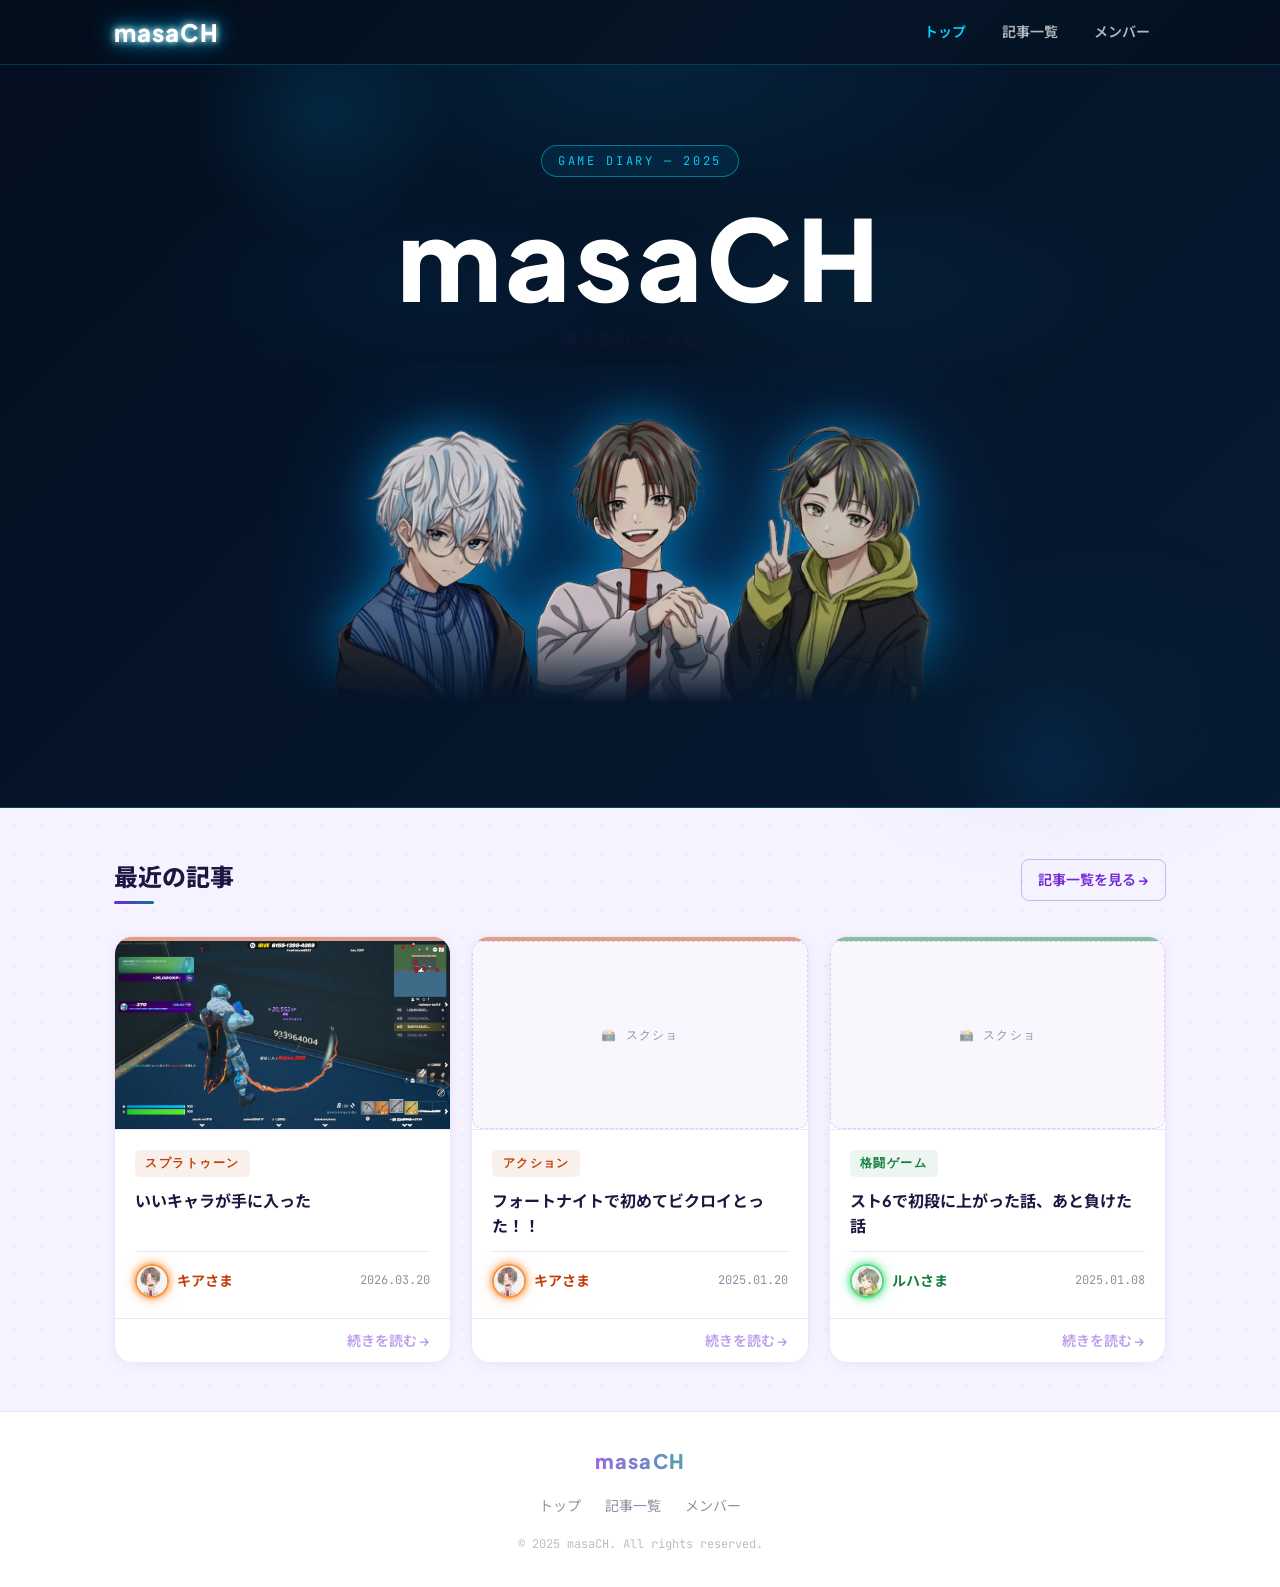
<file: index.html>
<!DOCTYPE html>
<html lang="ja">
<head>
  <meta charset="UTF-8">
  <meta name="viewport" content="width=device-width, initial-scale=1.0">
  <title>masaCH — 俺たちのゲーム日記</title>
  <meta name="description" content="3人家族のゲーム日記。遊んだゲームの感想やスクショをゆるく投稿中。">
  <link rel="stylesheet" href="css/style.css">
</head>
<body class="page-wrapper">

  <!-- Header -->
  <header class="site-header">
    <div class="header-inner">
      <a href="index.html" class="site-logo">masaCH</a>
      <button class="nav-toggle" aria-label="メニューを開く" aria-expanded="false" id="navToggle">
        <span></span><span></span><span></span>
      </button>
      <nav class="main-nav" id="mainNav">
        <a href="index.html" class="active">トップ</a>
        <a href="articles.html">記事一覧</a>
        <a href="members.html">メンバー</a>
      </nav>
    </div>
  </header>

  <!-- Hero -->
  <section class="hero">
    <div class="hero-glow"></div>
    <div class="hero-inner">
      <div class="hero-eyebrow">Game Diary — 2025</div>
      <h1 class="hero__title">masaCH</h1>
      <p class="hero__tagline">俺たちのゲーム日記</p>

      <!-- Group photo -->
      <div class="hero-photo">
        <img src="images/3shot-v6.png" alt="masaCH メンバー3人">
      </div>

    </div>
  </section>

  <!-- Main -->
  <main class="main-content">
    <div class="container">

      <section>
        <div class="section-header">
          <h2 class="section-title">最近の記事</h2>
          <a href="articles.html" class="view-all-link">記事一覧を見る →</a>
        </div>

        <div class="card-grid">
          <!-- ARTICLES_START -->
          <article class="card member--masaaki" data-member="masaaki">
            <div class="card__image">
              <img src="images/20260320masaaki1.jpeg" alt="いいキャラが手に入った" loading="lazy">
            </div>
            <div class="card__body">
              <div class="card__tag">スプラトゥーン</div>
              <h3 class="card__title">いいキャラが手に入った</h3>
              <div class="card__meta">
                <div class="avatar-circle sm member--masaaki"><img src="images/masaaki.png" alt="キアさま"></div>
                <span class="card__author">キアさま</span>
                <time class="card__date" datetime="2026-03-20">2026.03.20</time>
              </div>
            </div>
            <a href="article-004.html" class="card__link">続きを読む →</a>
          </article>

          <article class="card member--masaaki" data-member="masaaki">
            <div class="card__image">
              <div class="screenshot-placeholder"><span>📸 スクショ</span></div>
            </div>
            <div class="card__body">
              <div class="card__tag">アクション</div>
              <h3 class="card__title">フォートナイトで初めてビクロイとった！！</h3>
              <div class="card__meta">
                <div class="avatar-circle sm member--masaaki"><img src="images/masaaki.png" alt="キアさま"></div>
                <span class="card__author">キアさま</span>
                <time class="card__date" datetime="2025-01-20">2025.01.20</time>
              </div>
            </div>
            <a href="article-003.html" class="card__link">続きを読む →</a>
          </article>

          <article class="card member--masaharu" data-member="masaharu">
            <div class="card__image">
              <div class="screenshot-placeholder"><span>📸 スクショ</span></div>
            </div>
            <div class="card__body">
              <div class="card__tag">格闘ゲーム</div>
              <h3 class="card__title">スト6で初段に上がった話、あと負けた話</h3>
              <div class="card__meta">
                <div class="avatar-circle sm member--masaharu"><img src="images/masaharu.png" alt="ルハさま"></div>
                <span class="card__author">ルハさま</span>
                <time class="card__date" datetime="2025-01-08">2025.01.08</time>
              </div>
            </div>
            <a href="article-002.html" class="card__link">続きを読む →</a>
          </article>
          <!-- ARTICLES_END -->
        </div>
      </section>

    </div>
  </main>

  <!-- Footer -->
  <footer class="site-footer">
    <div class="footer-inner">
      <div class="footer-logo">masaCH</div>
      <nav class="footer-links">
        <a href="index.html">トップ</a>
        <a href="articles.html">記事一覧</a>
        <a href="members.html">メンバー</a>
      </nav>
      <p class="footer-copy">&copy; 2025 masaCH. All rights reserved.</p>
    </div>
  </footer>

  <script src="js/main.js"></script>
</body>
</html>
</file>
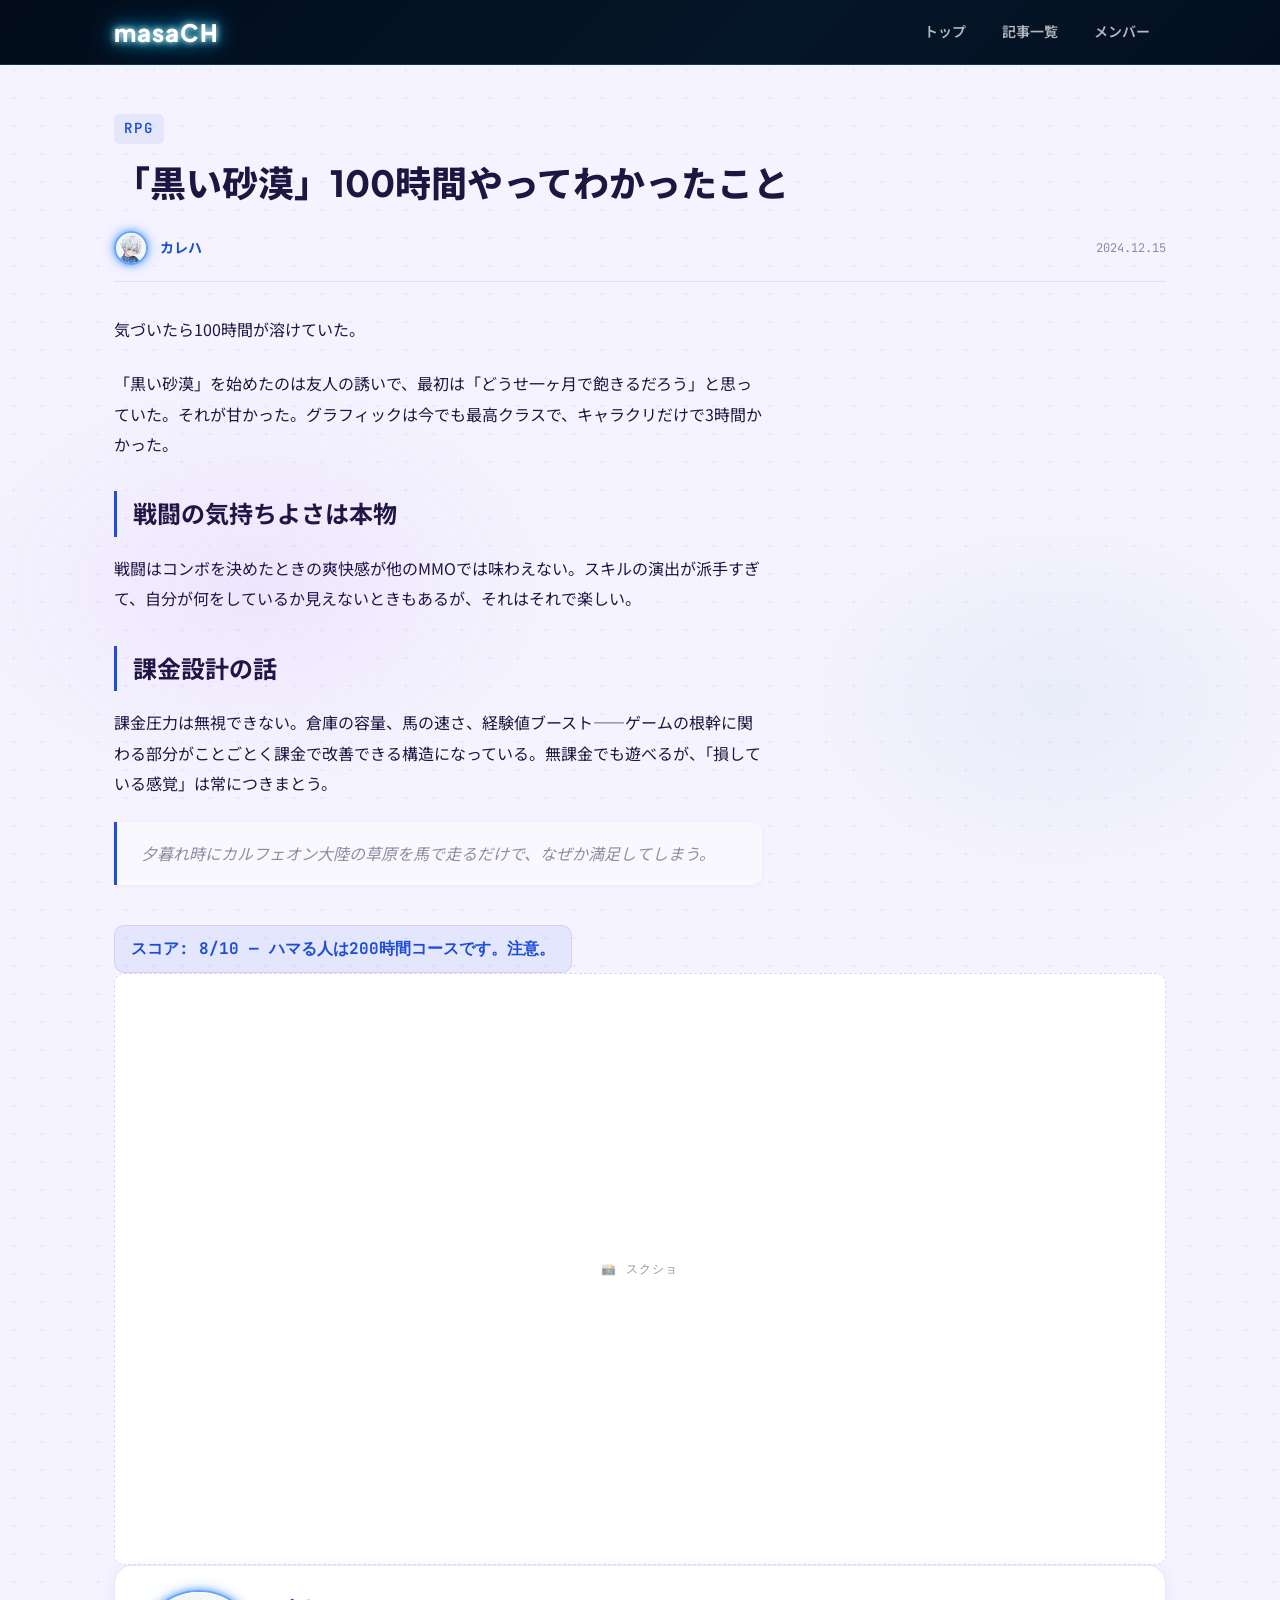
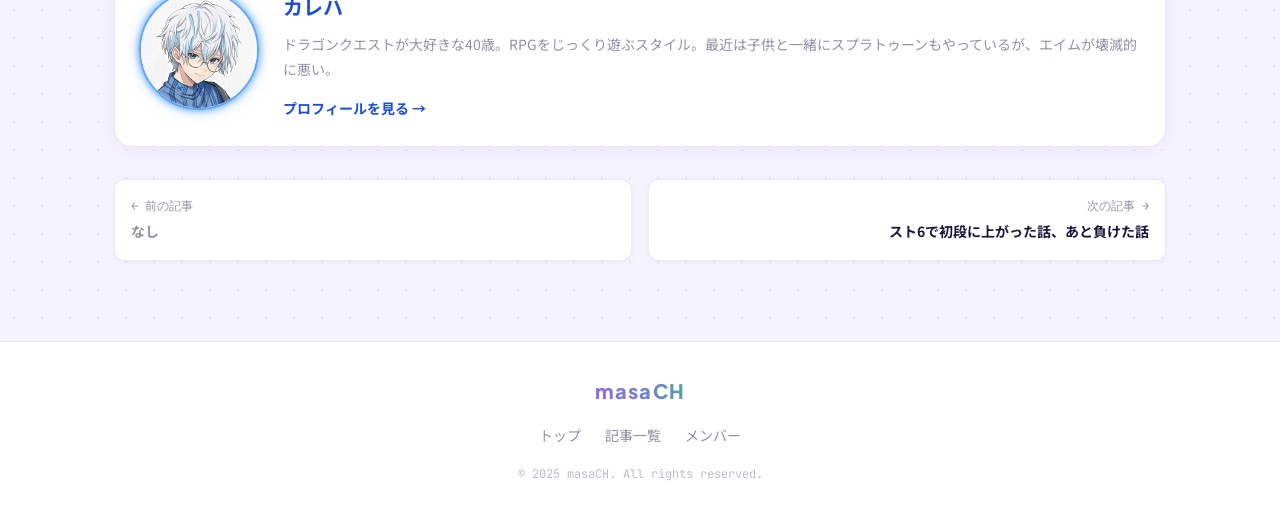
<file: article-001.html>
<!DOCTYPE html>
<html lang="ja">
<head>
  <meta charset="UTF-8">
  <meta name="viewport" content="width=device-width, initial-scale=1.0">
  <title>「黒い砂漠」100時間やってわかったこと — masaCH</title>
  <link rel="stylesheet" href="css/style.css">
</head>
<body class="page-wrapper member--masashi">

  <header class="site-header">
    <div class="header-inner">
      <a href="index.html" class="site-logo">masaCH</a>
      <button class="nav-toggle" aria-label="メニューを開く" aria-expanded="false" id="navToggle">
        <span></span><span></span><span></span>
      </button>
      <nav class="main-nav" id="mainNav">
        <a href="index.html">トップ</a>
        <a href="articles.html">記事一覧</a>
        <a href="members.html">メンバー</a>
      </nav>
    </div>
  </header>

  <main class="main-content">
    <div class="container">

      <header class="article-header">
        <div class="card__tag">RPG</div>
        <h1 class="article__title">「黒い砂漠」100時間やってわかったこと</h1>
      </header>

      <div class="article-byline member--masashi">
        <div class="avatar-circle sm member--masashi"><img src="images/masashi.png" alt="カレハ"></div>
        <span class="article-byline__name">カレハ</span>
        <time class="article-byline__date" datetime="2024-12-15">2024.12.15</time>
      </div>

      <div class="article-body">
        <p>気づいたら100時間が溶けていた。</p>
        <p>「黒い砂漠」を始めたのは友人の誘いで、最初は「どうせ一ヶ月で飽きるだろう」と思っていた。それが甘かった。グラフィックは今でも最高クラスで、キャラクリだけで3時間かかった。</p>
        <h2>戦闘の気持ちよさは本物</h2>
        <p>戦闘はコンボを決めたときの爽快感が他のMMOでは味わえない。スキルの演出が派手すぎて、自分が何をしているか見えないときもあるが、それはそれで楽しい。</p>
        <h2>課金設計の話</h2>
        <p>課金圧力は無視できない。倉庫の容量、馬の速さ、経験値ブースト——ゲームの根幹に関わる部分がことごとく課金で改善できる構造になっている。無課金でも遊べるが、「損している感覚」は常につきまとう。</p>
        <blockquote>夕暮れ時にカルフェオン大陸の草原を馬で走るだけで、なぜか満足してしまう。</blockquote>
        <div class="score">スコア: 8/10 — ハマる人は200時間コースです。注意。</div>
      </div>

      <section class="screenshots">
        <div class="screenshots__grid">
          <div class="screenshot-placeholder"><span>📸 スクショ</span></div>
        </div>
      </section>

      <div class="author-card member--masashi">
        <div class="avatar-circle lg member--masashi"><img src="images/masashi.png" alt="カレハ"></div>
        <div class="author-card__info">
          <div class="author-card__handle">カレハ</div>
          <p class="author-card__bio">ドラゴンクエストが大好きな40歳。RPGをじっくり遊ぶスタイル。最近は子供と一緒にスプラトゥーンもやっているが、エイムが壊滅的に悪い。</p>
          <a href="members.html" class="author-card__link">プロフィールを見る →</a>
        </div>
      </div>

      <nav class="article-nav" aria-label="記事ナビゲーション">
        <div class="article-nav__item">
          <span class="article-nav__label">← 前の記事</span>
          <span class="article-nav__title" style="color: var(--muted);">なし</span>
        </div>
        <a href="article-002.html" class="article-nav__item article-nav__item--next">
          <span class="article-nav__label">次の記事 →</span>
          <span class="article-nav__title">スト6で初段に上がった話、あと負けた話</span>
        </a>
      </nav>

    </div>
  </main>

  <footer class="site-footer">
    <div class="footer-inner">
      <div class="footer-logo">masaCH</div>
      <nav class="footer-links">
        <a href="index.html">トップ</a>
        <a href="articles.html">記事一覧</a>
        <a href="members.html">メンバー</a>
      </nav>
      <p class="footer-copy">&copy; 2025 masaCH. All rights reserved.</p>
    </div>
  </footer>

  <script src="js/main.js"></script>
</body>
</html>
</file>
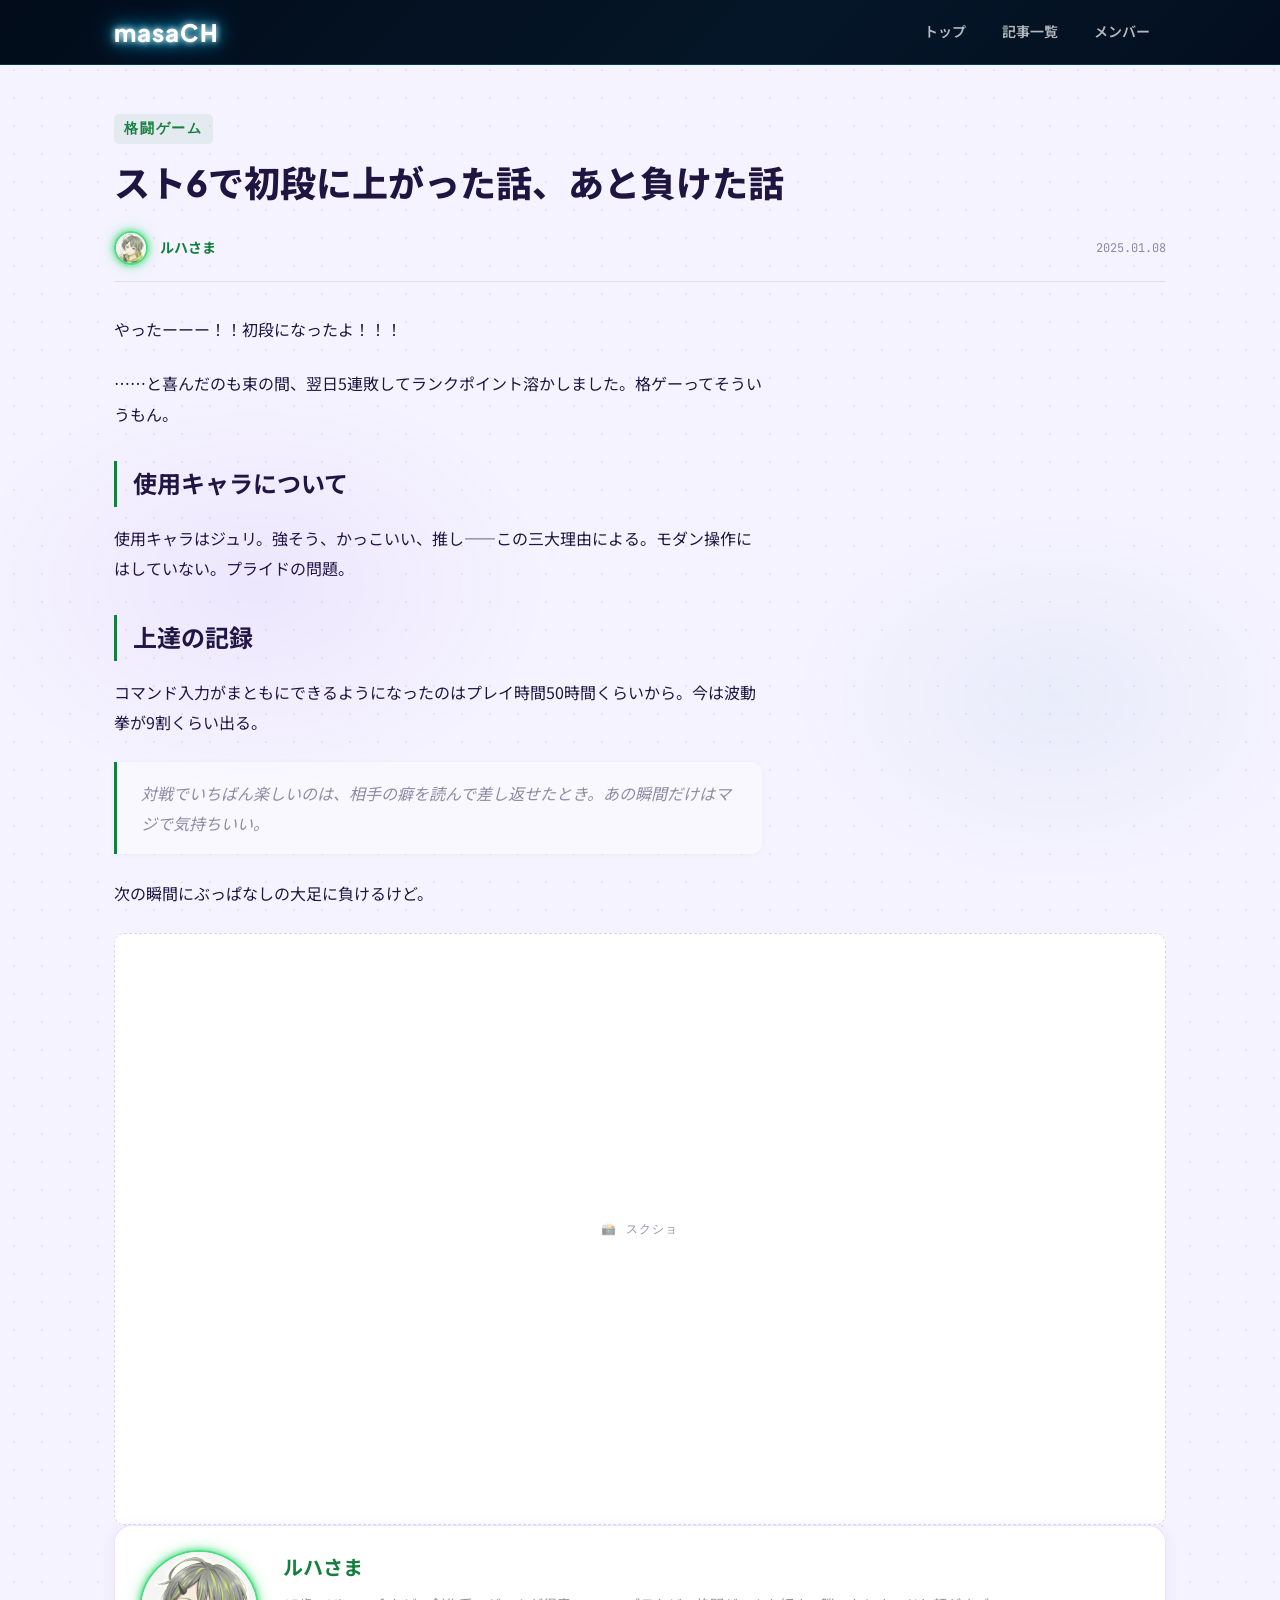
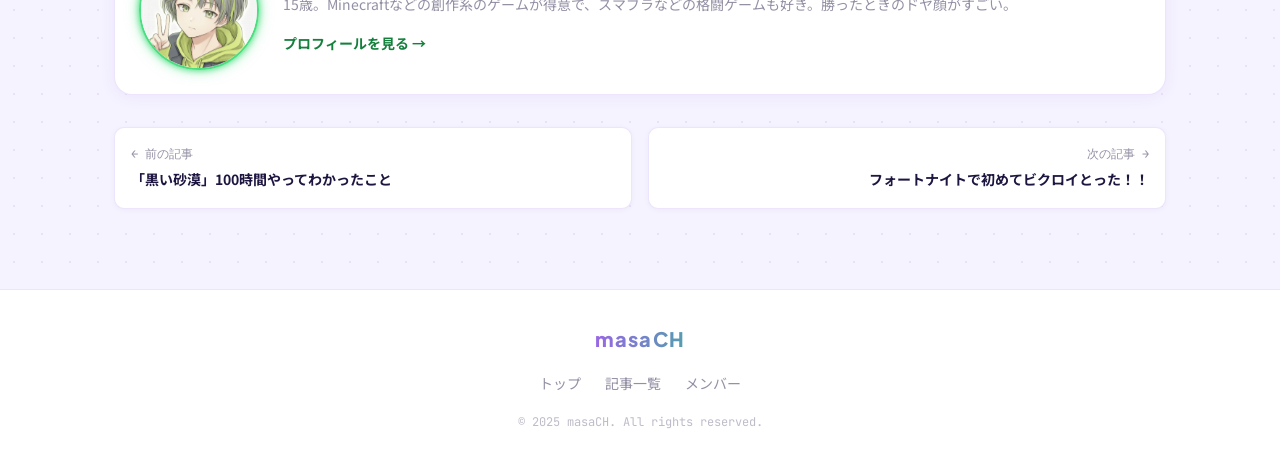
<file: article-002.html>
<!DOCTYPE html>
<html lang="ja">
<head>
  <meta charset="UTF-8">
  <meta name="viewport" content="width=device-width, initial-scale=1.0">
  <title>スト6で初段に上がった話、あと負けた話 — masaCH</title>
  <link rel="stylesheet" href="css/style.css">
</head>
<body class="page-wrapper member--masaharu">

  <header class="site-header">
    <div class="header-inner">
      <a href="index.html" class="site-logo">masaCH</a>
      <button class="nav-toggle" aria-label="メニューを開く" aria-expanded="false" id="navToggle">
        <span></span><span></span><span></span>
      </button>
      <nav class="main-nav" id="mainNav">
        <a href="index.html">トップ</a>
        <a href="articles.html">記事一覧</a>
        <a href="members.html">メンバー</a>
      </nav>
    </div>
  </header>

  <main class="main-content">
    <div class="container">

      <header class="article-header">
        <div class="card__tag">格闘ゲーム</div>
        <h1 class="article__title">スト6で初段に上がった話、あと負けた話</h1>
      </header>

      <div class="article-byline member--masaharu">
        <div class="avatar-circle sm member--masaharu"><img src="images/masaharu.png" alt="ルハさま"></div>
        <span class="article-byline__name">ルハさま</span>
        <time class="article-byline__date" datetime="2025-01-08">2025.01.08</time>
      </div>

      <div class="article-body">
        <p>やったーーー！！初段になったよ！！！</p>
        <p>……と喜んだのも束の間、翌日5連敗してランクポイント溶かしました。格ゲーってそういうもん。</p>
        <h2>使用キャラについて</h2>
        <p>使用キャラはジュリ。強そう、かっこいい、推し——この三大理由による。モダン操作にはしていない。プライドの問題。</p>
        <h2>上達の記録</h2>
        <p>コマンド入力がまともにできるようになったのはプレイ時間50時間くらいから。今は波動拳が9割くらい出る。</p>
        <blockquote>対戦でいちばん楽しいのは、相手の癖を読んで差し返せたとき。あの瞬間だけはマジで気持ちいい。</blockquote>
        <p>次の瞬間にぶっぱなしの大足に負けるけど。</p>
      </div>

      <section class="screenshots">
        <div class="screenshots__grid">
          <div class="screenshot-placeholder"><span>📸 スクショ</span></div>
        </div>
      </section>

      <div class="author-card member--masaharu">
        <div class="avatar-circle lg member--masaharu"><img src="images/masaharu.png" alt="ルハさま"></div>
        <div class="author-card__info">
          <div class="author-card__handle">ルハさま</div>
          <p class="author-card__bio">15歳。Minecraftなどの創作系のゲームが得意で、スマブラなどの格闘ゲームも好き。勝ったときのドヤ顔がすごい。</p>
          <a href="members.html" class="author-card__link">プロフィールを見る →</a>
        </div>
      </div>

      <nav class="article-nav" aria-label="記事ナビゲーション">
        <a href="article-001.html" class="article-nav__item article-nav__item--prev">
          <span class="article-nav__label">← 前の記事</span>
          <span class="article-nav__title">「黒い砂漠」100時間やってわかったこと</span>
        </a>
        <a href="article-003.html" class="article-nav__item article-nav__item--next">
          <span class="article-nav__label">次の記事 →</span>
          <span class="article-nav__title">フォートナイトで初めてビクロイとった！！</span>
        </a>
      </nav>

    </div>
  </main>

  <footer class="site-footer">
    <div class="footer-inner">
      <div class="footer-logo">masaCH</div>
      <nav class="footer-links">
        <a href="index.html">トップ</a>
        <a href="articles.html">記事一覧</a>
        <a href="members.html">メンバー</a>
      </nav>
      <p class="footer-copy">&copy; 2025 masaCH. All rights reserved.</p>
    </div>
  </footer>

  <script src="js/main.js"></script>
</body>
</html>
</file>
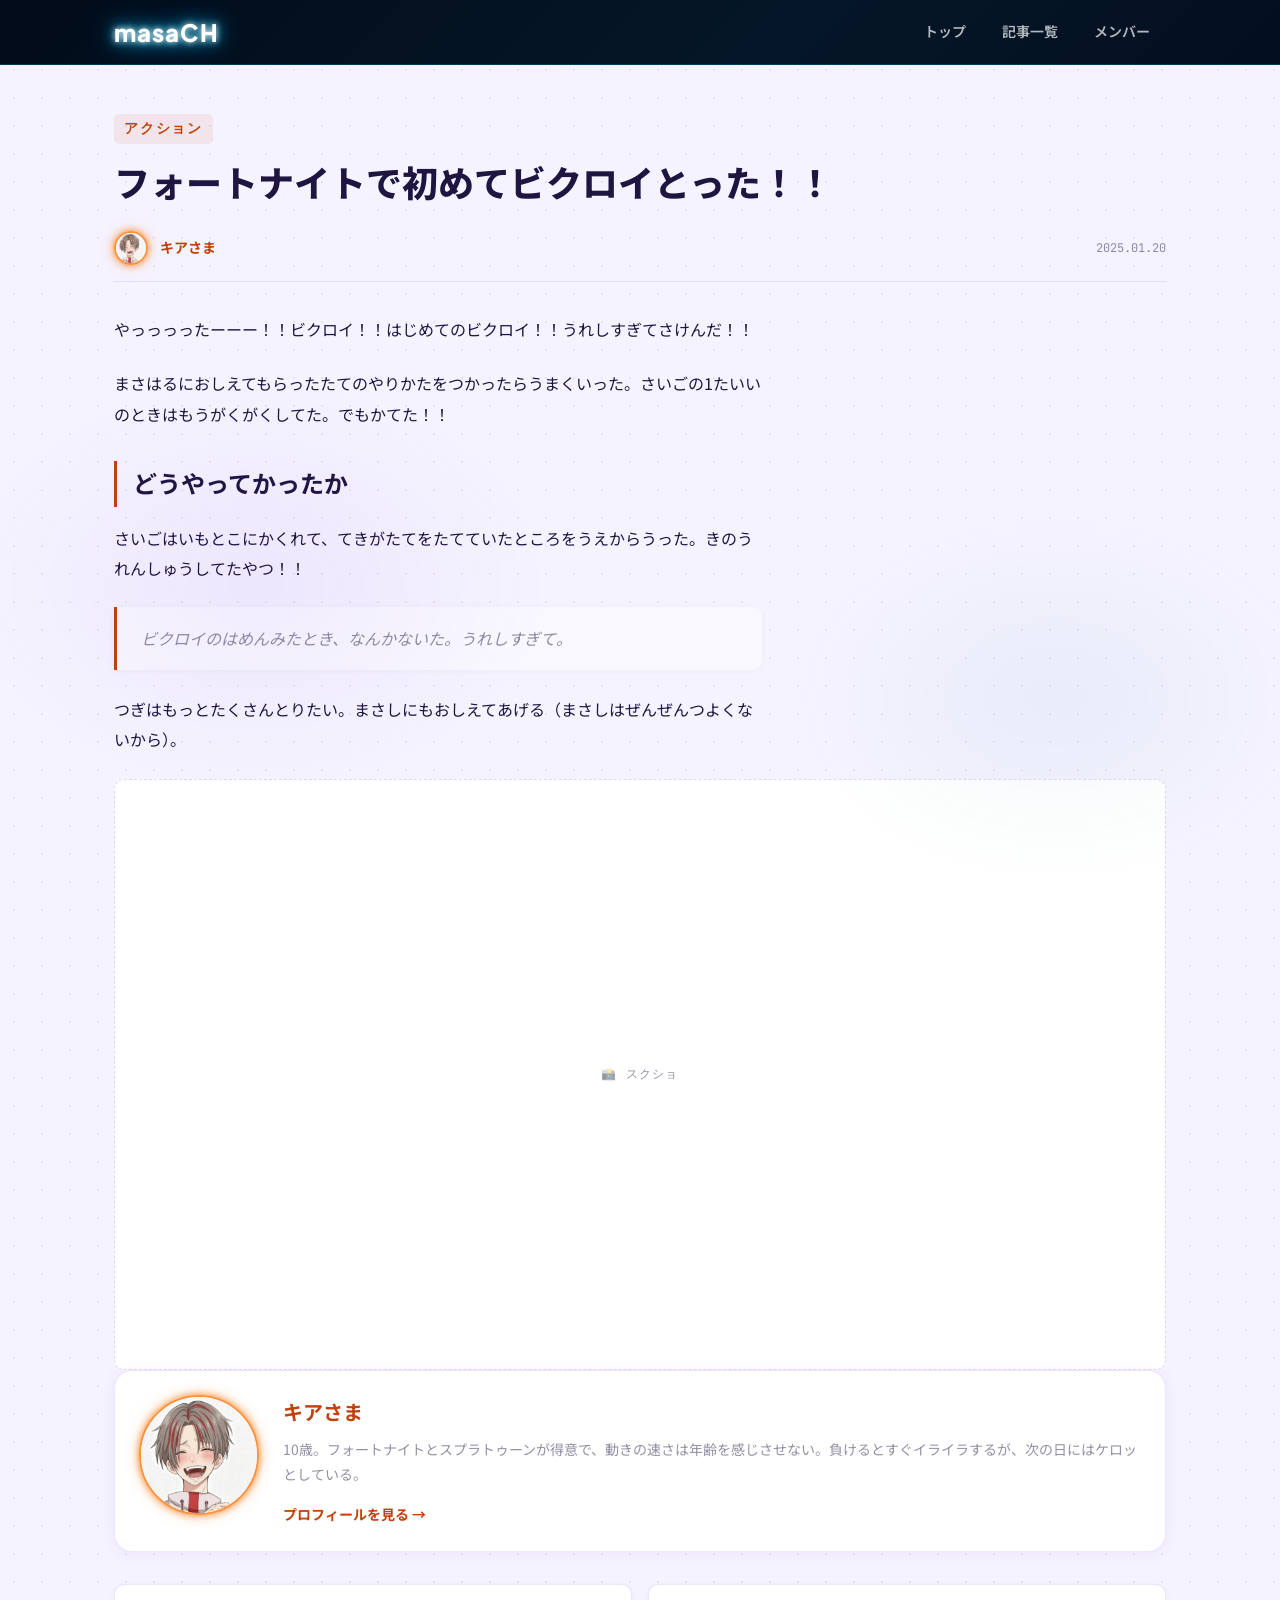
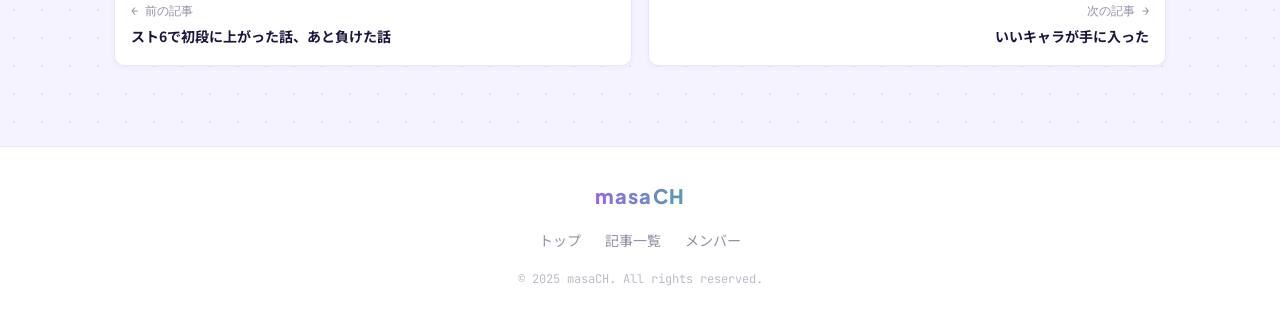
<file: article-003.html>
<!DOCTYPE html>
<html lang="ja">
<head>
  <meta charset="UTF-8">
  <meta name="viewport" content="width=device-width, initial-scale=1.0">
  <title>フォートナイトで初めてビクロイとった！！ — masaCH</title>
  <link rel="stylesheet" href="css/style.css">
</head>
<body class="page-wrapper member--masaaki">

  <header class="site-header">
    <div class="header-inner">
      <a href="index.html" class="site-logo">masaCH</a>
      <button class="nav-toggle" aria-label="メニューを開く" aria-expanded="false" id="navToggle">
        <span></span><span></span><span></span>
      </button>
      <nav class="main-nav" id="mainNav">
        <a href="index.html">トップ</a>
        <a href="articles.html">記事一覧</a>
        <a href="members.html">メンバー</a>
      </nav>
    </div>
  </header>

  <main class="main-content">
    <div class="container">

      <header class="article-header">
        <div class="card__tag">アクション</div>
        <h1 class="article__title">フォートナイトで初めてビクロイとった！！</h1>
      </header>

      <div class="article-byline member--masaaki">
        <div class="avatar-circle sm member--masaaki"><img src="images/masaaki.png" alt="キアさま"></div>
        <span class="article-byline__name">キアさま</span>
        <time class="article-byline__date" datetime="2025-01-20">2025.01.20</time>
      </div>

      <div class="article-body">
        <p>やっっっったーーー！！ビクロイ！！はじめてのビクロイ！！うれしすぎてさけんだ！！</p>
        <p>まさはるにおしえてもらったたてのやりかたをつかったらうまくいった。さいごの1たいいのときはもうがくがくしてた。でもかてた！！</p>
        <h2>どうやってかったか</h2>
        <p>さいごはいもとこにかくれて、てきがたてをたてていたところをうえからうった。きのうれんしゅうしてたやつ！！</p>
        <blockquote>ビクロイのはめんみたとき、なんかないた。うれしすぎて。</blockquote>
        <p>つぎはもっとたくさんとりたい。まさしにもおしえてあげる（まさしはぜんぜんつよくないから）。</p>
      </div>

      <section class="screenshots">
        <div class="screenshots__grid">
          <div class="screenshot-placeholder"><span>📸 スクショ</span></div>
        </div>
      </section>

      <div class="author-card member--masaaki">
        <div class="avatar-circle lg member--masaaki"><img src="images/masaaki.png" alt="キアさま"></div>
        <div class="author-card__info">
          <div class="author-card__handle">キアさま</div>
          <p class="author-card__bio">10歳。フォートナイトとスプラトゥーンが得意で、動きの速さは年齢を感じさせない。負けるとすぐイライラするが、次の日にはケロッとしている。</p>
          <a href="members.html" class="author-card__link">プロフィールを見る →</a>
        </div>
      </div>

      <nav class="article-nav" aria-label="記事ナビゲーション">
        <a href="article-002.html" class="article-nav__item article-nav__item--prev">
          <span class="article-nav__label">← 前の記事</span>
          <span class="article-nav__title">スト6で初段に上がった話、あと負けた話</span>
        </a>
        <a href="article-004.html" class="article-nav__item article-nav__item--next">
          <span class="article-nav__label">次の記事 →</span>
          <span class="article-nav__title">いいキャラが手に入った</span>
        </a>
      </nav>

    </div>
  </main>

  <footer class="site-footer">
    <div class="footer-inner">
      <div class="footer-logo">masaCH</div>
      <nav class="footer-links">
        <a href="index.html">トップ</a>
        <a href="articles.html">記事一覧</a>
        <a href="members.html">メンバー</a>
      </nav>
      <p class="footer-copy">&copy; 2025 masaCH. All rights reserved.</p>
    </div>
  </footer>

  <script src="js/main.js"></script>
</body>
</html>
</file>
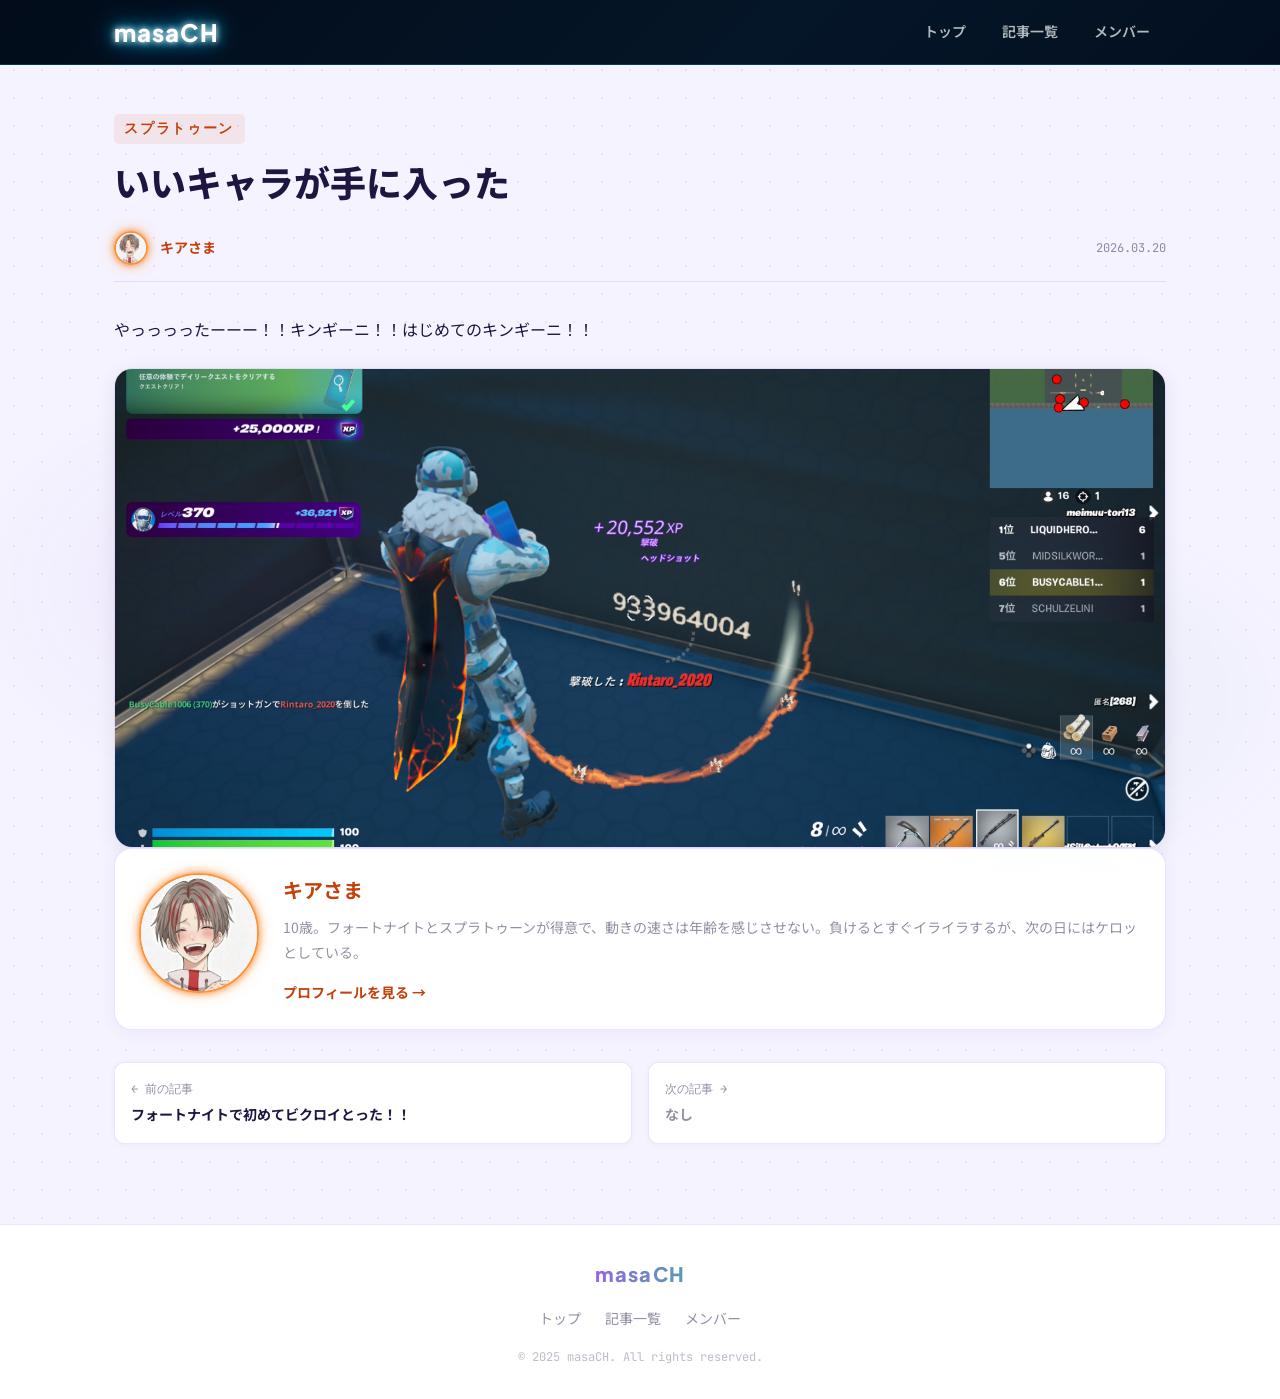
<file: article-004.html>
<!DOCTYPE html>
<html lang="ja">
<head>
  <meta charset="UTF-8">
  <meta name="viewport" content="width=device-width, initial-scale=1.0">
  <title>いいキャラが手に入った — masaCH</title>
  <link rel="stylesheet" href="css/style.css">
</head>
<body class="page-wrapper member--masaaki">

  <header class="site-header">
    <div class="header-inner">
      <a href="index.html" class="site-logo">masaCH</a>
      <button class="nav-toggle" aria-label="メニューを開く" aria-expanded="false" id="navToggle">
        <span></span><span></span><span></span>
      </button>
      <nav class="main-nav" id="mainNav">
        <a href="index.html">トップ</a>
        <a href="articles.html">記事一覧</a>
        <a href="members.html">メンバー</a>
      </nav>
    </div>
  </header>

  <main class="main-content">
    <div class="container">

      <header class="article-header">
        <div class="card__tag">スプラトゥーン</div>
        <h1 class="article__title">いいキャラが手に入った</h1>
      </header>

      <div class="article-byline member--masaaki">
        <div class="avatar-circle sm member--masaaki"><img src="images/masaaki.png" alt="キアさま"></div>
        <span class="article-byline__name">キアさま</span>
        <time class="article-byline__date" datetime="2026-03-20">2026.03.20</time>
      </div>

      <div class="article-body">
        <p>やっっっったーーー！！キンギーニ！！はじめてのキンギーニ！！</p>
      </div>

      <section class="screenshots">
        <div class="screenshots__grid">
          <img src="images/20260320masaaki1.jpeg" alt="スクショ" loading="lazy">
        </div>
      </section>

      <div class="author-card member--masaaki">
        <div class="avatar-circle lg member--masaaki"><img src="images/masaaki.png" alt="キアさま"></div>
        <div class="author-card__info">
          <div class="author-card__handle">キアさま</div>
          <p class="author-card__bio">10歳。フォートナイトとスプラトゥーンが得意で、動きの速さは年齢を感じさせない。負けるとすぐイライラするが、次の日にはケロッとしている。</p>
          <a href="members.html" class="author-card__link">プロフィールを見る →</a>
        </div>
      </div>

      <nav class="article-nav" aria-label="記事ナビゲーション">
        <a href="article-003.html" class="article-nav__item article-nav__item--prev">
          <span class="article-nav__label">← 前の記事</span>
          <span class="article-nav__title">フォートナイトで初めてビクロイとった！！</span>
        </a>
        <div class="article-nav__item">
          <span class="article-nav__label">次の記事 →</span>
          <span class="article-nav__title" style="color: var(--muted);">なし</span>
        </div>
      </nav>

    </div>
  </main>

  <footer class="site-footer">
    <div class="footer-inner">
      <div class="footer-logo">masaCH</div>
      <nav class="footer-links">
        <a href="index.html">トップ</a>
        <a href="articles.html">記事一覧</a>
        <a href="members.html">メンバー</a>
      </nav>
      <p class="footer-copy">&copy; 2025 masaCH. All rights reserved.</p>
    </div>
  </footer>

  <script src="js/main.js"></script>
</body>
</html>
</file>
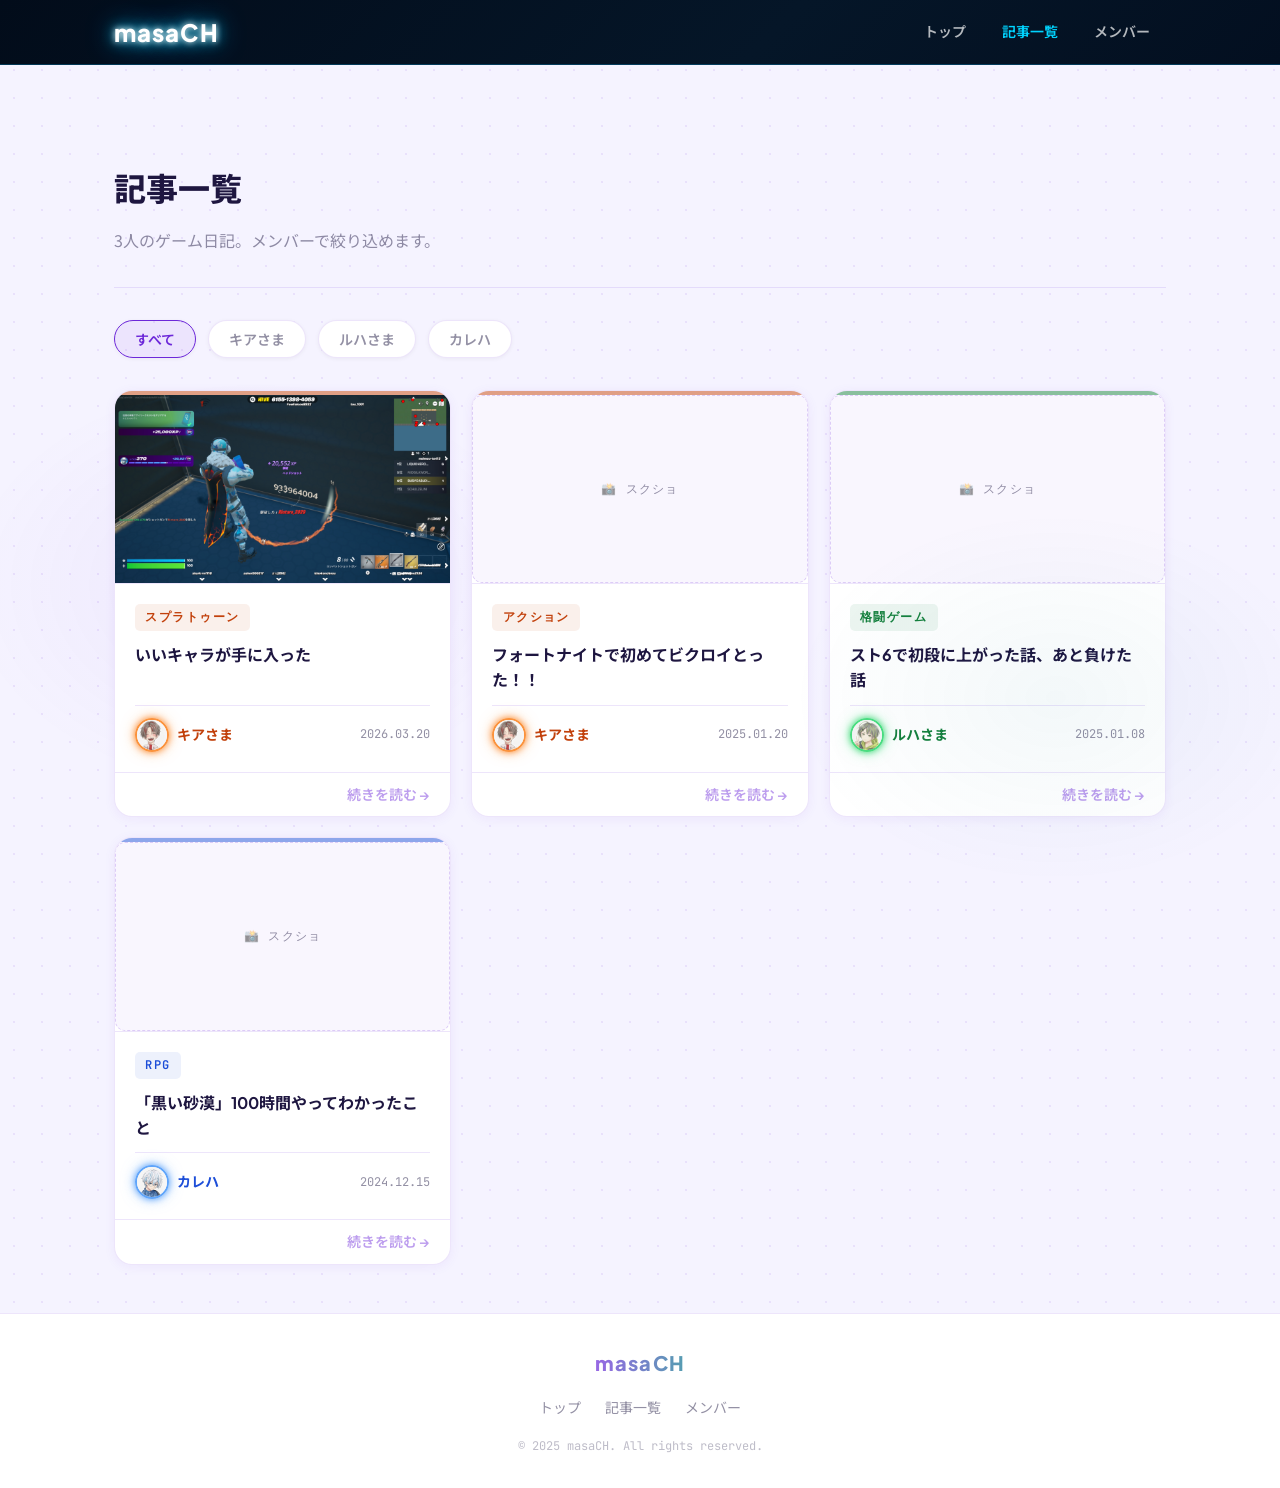
<file: articles.html>
<!DOCTYPE html>
<html lang="ja">
<head>
  <meta charset="UTF-8">
  <meta name="viewport" content="width=device-width, initial-scale=1.0">
  <title>記事一覧 — masaCH</title>
  <link rel="stylesheet" href="css/style.css">
</head>
<body class="page-wrapper">

  <header class="site-header">
    <div class="header-inner">
      <a href="index.html" class="site-logo">masaCH</a>
      <button class="nav-toggle" aria-label="メニューを開く" aria-expanded="false" id="navToggle">
        <span></span><span></span><span></span>
      </button>
      <nav class="main-nav" id="mainNav">
        <a href="index.html">トップ</a>
        <a href="articles.html" class="active">記事一覧</a>
        <a href="members.html">メンバー</a>
      </nav>
    </div>
  </header>

  <main class="main-content">
    <div class="container">

      <div class="page-header">
        <h1 class="page-header__title">記事一覧</h1>
        <p class="page-header__desc">3人のゲーム日記。メンバーで絞り込めます。</p>
      </div>

      <div class="filter-bar" role="group" aria-label="メンバーフィルター">
        <button class="filter-btn is-active" data-filter="all">すべて</button>
        <button class="filter-btn filter-btn--masaaki"  data-filter="masaaki">キアさま</button>
        <button class="filter-btn filter-btn--masaharu" data-filter="masaharu">ルハさま</button>
        <button class="filter-btn filter-btn--masashi"  data-filter="masashi">カレハ</button>
      </div>

      <div class="card-grid" id="articleGrid">
        <!-- ARTICLES_START -->
        <article class="card member--masaaki" data-member="masaaki">
          <div class="card__image">
            <img src="images/20260320masaaki1.jpeg" alt="いいキャラが手に入った" loading="lazy">
          </div>
          <div class="card__body">
            <div class="card__tag">スプラトゥーン</div>
            <h2 class="card__title">いいキャラが手に入った</h2>
            <div class="card__meta">
              <div class="avatar-circle sm member--masaaki"><img src="images/masaaki.png" alt="キアさま"></div>
              <span class="card__author">キアさま</span>
              <time class="card__date" datetime="2026-03-20">2026.03.20</time>
            </div>
          </div>
          <a href="article-004.html" class="card__link">続きを読む →</a>
        </article>

        <article class="card member--masaaki" data-member="masaaki">
          <div class="card__image">
            <div class="screenshot-placeholder"><span>📸 スクショ</span></div>
          </div>
          <div class="card__body">
            <div class="card__tag">アクション</div>
            <h2 class="card__title">フォートナイトで初めてビクロイとった！！</h2>
            <div class="card__meta">
              <div class="avatar-circle sm member--masaaki"><img src="images/masaaki.png" alt="キアさま"></div>
              <span class="card__author">キアさま</span>
              <time class="card__date" datetime="2025-01-20">2025.01.20</time>
            </div>
          </div>
          <a href="article-003.html" class="card__link">続きを読む →</a>
        </article>

        <article class="card member--masaharu" data-member="masaharu">
          <div class="card__image">
            <div class="screenshot-placeholder"><span>📸 スクショ</span></div>
          </div>
          <div class="card__body">
            <div class="card__tag">格闘ゲーム</div>
            <h2 class="card__title">スト6で初段に上がった話、あと負けた話</h2>
            <div class="card__meta">
              <div class="avatar-circle sm member--masaharu"><img src="images/masaharu.png" alt="ルハさま"></div>
              <span class="card__author">ルハさま</span>
              <time class="card__date" datetime="2025-01-08">2025.01.08</time>
            </div>
          </div>
          <a href="article-002.html" class="card__link">続きを読む →</a>
        </article>

        <article class="card member--masashi" data-member="masashi">
          <div class="card__image">
            <div class="screenshot-placeholder"><span>📸 スクショ</span></div>
          </div>
          <div class="card__body">
            <div class="card__tag">RPG</div>
            <h2 class="card__title">「黒い砂漠」100時間やってわかったこと</h2>
            <div class="card__meta">
              <div class="avatar-circle sm member--masashi"><img src="images/masashi.png" alt="カレハ"></div>
              <span class="card__author">カレハ</span>
              <time class="card__date" datetime="2024-12-15">2024.12.15</time>
            </div>
          </div>
          <a href="article-001.html" class="card__link">続きを読む →</a>
        </article>
          <!-- ARTICLES_END -->
      </div>
    </div>
  </main>

  <footer class="site-footer">
    <div class="footer-inner">
      <div class="footer-logo">masaCH</div>
      <nav class="footer-links">
        <a href="index.html">トップ</a>
        <a href="articles.html">記事一覧</a>
        <a href="members.html">メンバー</a>
      </nav>
      <p class="footer-copy">&copy; 2025 masaCH. All rights reserved.</p>
    </div>
  </footer>

  <script src="js/main.js"></script>
</body>
</html>
</file>
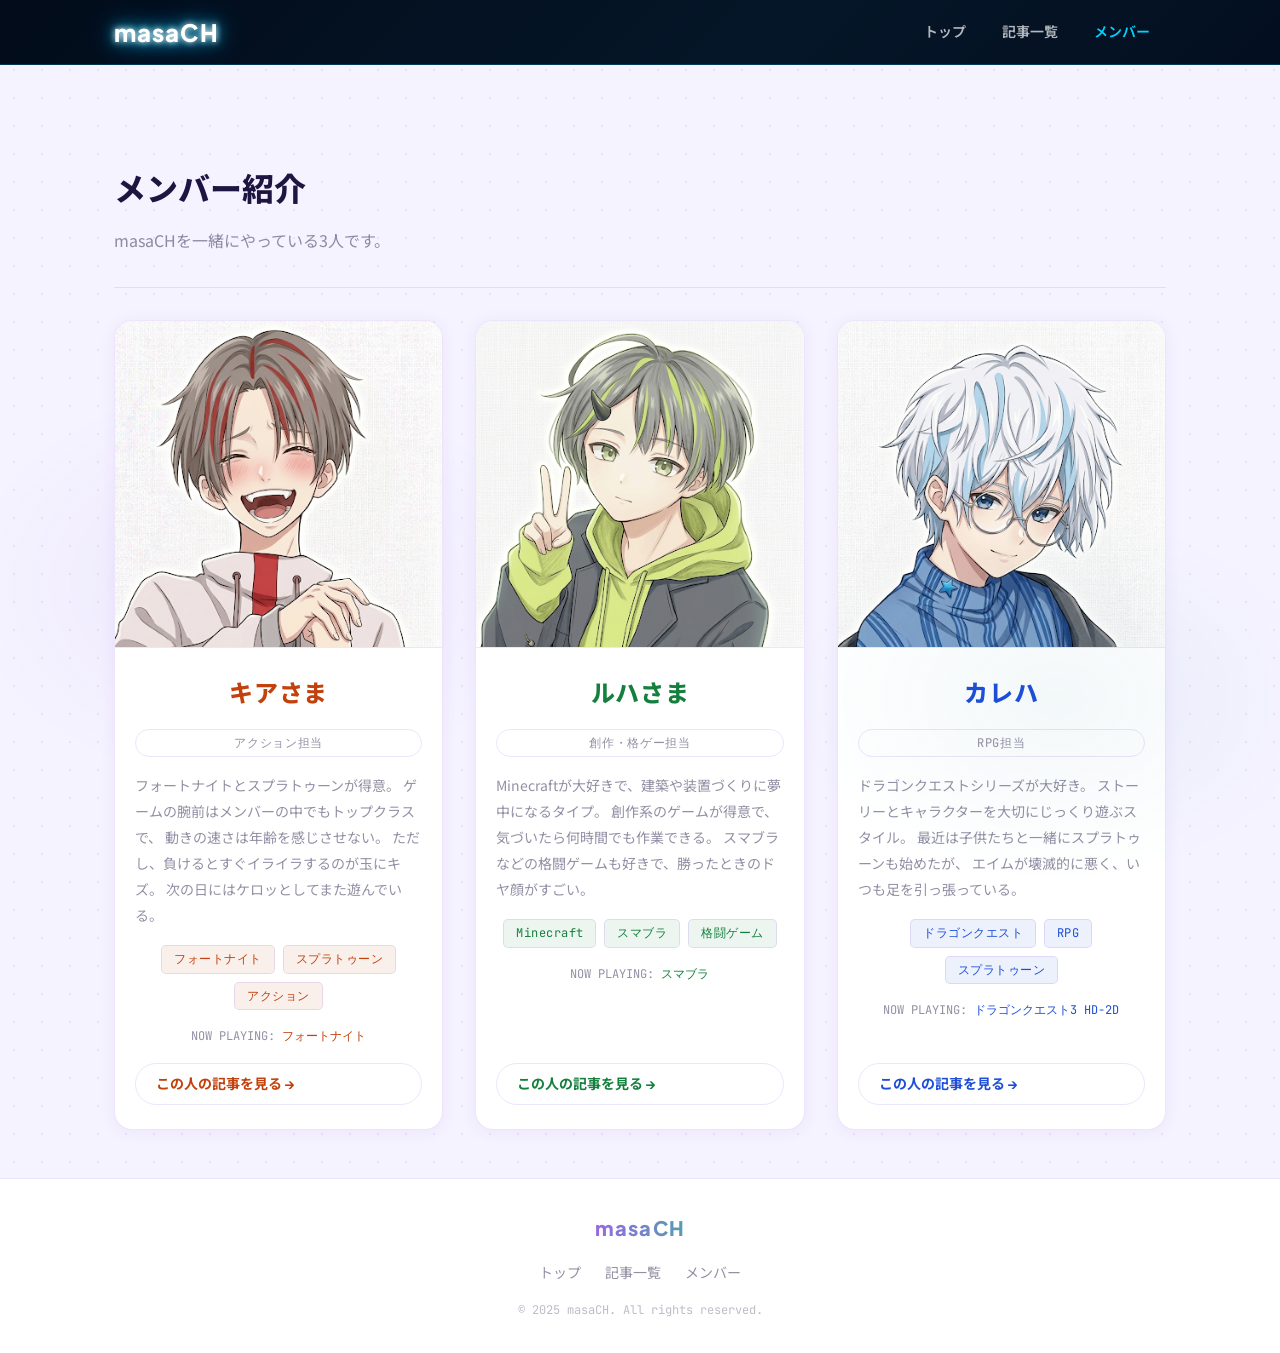
<file: members.html>
<!DOCTYPE html>
<html lang="ja">
<head>
  <meta charset="UTF-8">
  <meta name="viewport" content="width=device-width, initial-scale=1.0">
  <title>メンバー紹介 — masaCH</title>
  <meta name="description" content="masaCHの3人のメンバーを紹介します。">
  <link rel="stylesheet" href="css/style.css">
</head>
<body class="page-wrapper">

  <!-- Header -->
  <header class="site-header">
    <div class="header-inner">
      <a href="index.html" class="site-logo">masaCH</a>
      <button class="nav-toggle" aria-label="メニューを開く" aria-expanded="false" id="navToggle">
        <span></span><span></span><span></span>
      </button>
      <nav class="main-nav" id="mainNav">
        <a href="index.html">トップ</a>
        <a href="articles.html">記事一覧</a>
        <a href="members.html" class="active">メンバー</a>
      </nav>
    </div>
  </header>

  <!-- Main -->
  <main class="main-content">
    <div class="container">

      <div class="page-header">
        <h1 class="page-header__title">メンバー紹介</h1>
        <p class="page-header__desc">masaCHを一緒にやっている3人です。</p>
      </div>

      <div class="member-grid">

        <!-- キアさま -->
        <div class="member-card member--masaaki" id="masaaki">
          <div class="member-card__photo">
            <img src="images/masaaki.png" alt="キアさま">
          </div>
          <div class="member-card__body">
            <div class="member-card__handle">キアさま</div>
            <div class="member-card__role">アクション担当</div>
            <p class="member-card__bio">
              フォートナイトとスプラトゥーンが得意。
              ゲームの腕前はメンバーの中でもトップクラスで、
              動きの速さは年齢を感じさせない。
              ただし、負けるとすぐイライラするのが玉にキズ。
              次の日にはケロッとしてまた遊んでいる。
            </p>
            <div class="member-card__genres">
              <span class="genre-tag">フォートナイト</span>
              <span class="genre-tag">スプラトゥーン</span>
              <span class="genre-tag">アクション</span>
            </div>
            <div class="member-card__playing">NOW PLAYING: <span>フォートナイト</span></div>
            <a href="articles.html?member=masaaki" class="member-card__articles-link">この人の記事を見る →</a>
          </div>
        </div>

        <!-- ルハさま -->
        <div class="member-card member--masaharu" id="masaharu">
          <div class="member-card__photo">
            <img src="images/masaharu.png" alt="ルハさま">
          </div>
          <div class="member-card__body">
            <div class="member-card__handle">ルハさま</div>
            <div class="member-card__role">創作・格ゲー担当</div>
            <p class="member-card__bio">
              Minecraftが大好きで、建築や装置づくりに夢中になるタイプ。
              創作系のゲームが得意で、気づいたら何時間でも作業できる。
              スマブラなどの格闘ゲームも好きで、勝ったときのドヤ顔がすごい。
            </p>
            <div class="member-card__genres">
              <span class="genre-tag">Minecraft</span>
              <span class="genre-tag">スマブラ</span>
              <span class="genre-tag">格闘ゲーム</span>
            </div>
            <div class="member-card__playing">NOW PLAYING: <span>スマブラ</span></div>
            <a href="articles.html?member=masaharu" class="member-card__articles-link">この人の記事を見る →</a>
          </div>
        </div>

        <!-- カレハ -->
        <div class="member-card member--masashi" id="masashi">
          <div class="member-card__photo">
            <img src="images/masashi.png" alt="カレハ">
          </div>
          <div class="member-card__body">
            <div class="member-card__handle">カレハ</div>
            <div class="member-card__role">RPG担当</div>
            <p class="member-card__bio">
              ドラゴンクエストシリーズが大好き。
              ストーリーとキャラクターを大切にじっくり遊ぶスタイル。
              最近は子供たちと一緒にスプラトゥーンも始めたが、
              エイムが壊滅的に悪く、いつも足を引っ張っている。
            </p>
            <div class="member-card__genres">
              <span class="genre-tag">ドラゴンクエスト</span>
              <span class="genre-tag">RPG</span>
              <span class="genre-tag">スプラトゥーン</span>
            </div>
            <div class="member-card__playing">NOW PLAYING: <span>ドラゴンクエスト3 HD-2D</span></div>
            <a href="articles.html?member=masashi" class="member-card__articles-link">この人の記事を見る →</a>
          </div>
        </div>

      </div>

    </div>
  </main>

  <!-- Footer -->
  <footer class="site-footer">
    <div class="footer-inner">
      <div class="footer-logo">masaCH</div>
      <nav class="footer-links">
        <a href="index.html">トップ</a>
        <a href="articles.html">記事一覧</a>
        <a href="members.html">メンバー</a>
      </nav>
      <p class="footer-copy">&copy; 2025 masaCH. All rights reserved.</p>
    </div>
  </footer>

  <script src="js/main.js"></script>
</body>
</html>
</file>
<file: css/style.css>
/* ===================================================
   masaCH — style.css  (ライトテーマ)
=================================================== */

@import url('https://fonts.googleapis.com/css2?family=Plus+Jakarta+Sans:wght@400;600;700;800&family=Noto+Sans+JP:wght@400;500;700&family=JetBrains+Mono:wght@400;500&family=DotGothic16&display=swap');

/* --- Variables --- */
:root {
  --bg:          #f5f3ff;
  --surface:     #ffffff;
  --surface-s:   #f9f8ff;
  --border:      rgba(109,40,217,0.12);
  --border-h:    rgba(109,40,217,0.28);
  --text:        #1e1640;
  --muted:       rgba(30,22,64,0.48);

  --accent:      #6d28d9;
  --accent2:     #0e7490;

  --color-masaharu: #15803d;
  --color-masaaki:  #c2410c;
  --color-masashi:  #1d4ed8;

  --font-heading: 'Plus Jakarta Sans', 'Noto Sans JP', sans-serif;
  --font-body:    'Noto Sans JP', sans-serif;
  --font-mono:    'JetBrains Mono', monospace;

  --fs-xs:   0.75rem;
  --fs-sm:   0.875rem;
  --fs-base: 1rem;
  --fs-lg:   1.25rem;
  --fs-xl:   1.5rem;
  --fs-2xl:  2rem;

  --space-2: 0.5rem;
  --space-3: 0.75rem;
  --space-4: 1rem;
  --space-5: 1.25rem;
  --space-6: 1.5rem;
  --space-8: 2rem;
  --space-12: 3rem;

  --max-width: 1100px;
  --radius:    10px;
  --radius-lg: 18px;
}

/* ===================================================
   ANIMATIONS
=================================================== */

@keyframes fadeInUp {
  from { opacity: 0; transform: translateY(20px); }
  to   { opacity: 1; transform: translateY(0); }
}

@keyframes floatY {
  0%, 100% { transform: translateY(0); }
  50%       { transform: translateY(-8px); }
}

@keyframes heroGradient {
  0%, 100% { background-position: 0% 50%; }
  50%       { background-position: 100% 50%; }
}

@keyframes eyebrowPulse {
  0%, 100% { box-shadow: 0 0 0 0 rgba(0,212,255,0.3); }
  50%       { box-shadow: 0 0 0 6px rgba(0,212,255,0); }
}

@keyframes neonFlicker {
  0%, 90%, 100% {
    text-shadow:
      0 0 6px rgba(255,255,255,0.9),
      0 0 14px rgba(0,212,255,0.9),
      0 0 30px rgba(0,180,255,0.65),
      0 0 60px rgba(0,140,255,0.4),
      0 0 100px rgba(0,100,200,0.2);
    opacity: 1;
  }
  92% { opacity: 0.82; }
  94% { opacity: 1; }
  96% { opacity: 0.88; }
  98% { opacity: 1; }
}

@keyframes orb {
  0%, 100% { transform: translateX(-50%) translateY(0) scale(1); }
  50%       { transform: translateX(-50%) translateY(-20px) scale(1.05); }
}

/* --- Reset --- */
*, *::before, *::after { box-sizing: border-box; margin: 0; padding: 0; }
html { scroll-behavior: smooth; }

body {
  background: var(--bg);
  background-image: radial-gradient(circle, rgba(109,40,217,0.09) 1px, transparent 1px);
  background-size: 28px 28px;
  color: var(--text);
  font-family: var(--font-body);
  font-size: var(--fs-base);
  line-height: 1.7;
  min-height: 100vh;
  overflow-x: hidden;
}

body::before {
  content: '';
  position: fixed;
  top: 40%; left: -5%;
  width: 50%; height: 50%;
  background: radial-gradient(ellipse, rgba(109,40,217,0.06) 0%, transparent 65%);
  pointer-events: none;
  z-index: 0;
}

body::after {
  content: '';
  position: fixed;
  bottom: 0; right: -5%;
  width: 45%; height: 45%;
  background: radial-gradient(ellipse, rgba(14,116,144,0.05) 0%, transparent 65%);
  pointer-events: none;
  z-index: 0;
}

img { max-width: 100%; height: auto; display: block; }
a { color: var(--accent); text-decoration: none; transition: opacity 0.2s; }
a:hover { opacity: 0.75; }
ul, ol { list-style: none; }

.page-wrapper { position: relative; z-index: 1; display: flex; flex-direction: column; min-height: 100vh; }
.main-content { flex: 1; padding: var(--space-12) 0; }
.container { max-width: var(--max-width); margin: 0 auto; padding: 0 var(--space-6); }

/* Member color bindings */
.member--masaharu { --member-color: var(--color-masaharu); --member-bg: rgba(21,128,61,0.08); }
.member--masaaki  { --member-color: var(--color-masaaki);  --member-bg: rgba(194,65,12,0.08); }
.member--masashi  { --member-color: var(--color-masashi);  --member-bg: rgba(29,78,216,0.08); }

/* ===================================================
   AVATAR — ラッパー方式（overflow:hidden でズーム可能）
=================================================== */

/* ラッパー div */
.avatar-circle {
  border-radius: 50%;
  overflow: hidden;
  flex-shrink: 0;
  display: block;
}
.avatar-circle.sm { width: 34px;  height: 34px; }
.avatar-circle.md { width: 64px;  height: 64px; }
.avatar-circle.lg { width: 120px; height: 120px; }

.avatar-circle img {
  width: 100%;
  height: 100%;
  object-fit: cover;
  object-position: top center;
  display: block;
  transition: transform 0.3s;
}

/* まさあき・まさはるは顔が小さいので拡大 */
.member--masaaki .avatar-circle img,
.avatar-circle.member--masaaki img {
  transform: scale(1.15);
  transform-origin: top center;
}
.member--masaharu .avatar-circle img,
.avatar-circle.member--masaharu img {
  transform: scale(1.2);
  transform-origin: top center;
}

/* ボーダー・グロー（ネオン風） */
.member--masaharu .avatar-circle,
.avatar-circle.member--masaharu {
  border: 2px solid #4ade80;
  box-shadow: 0 0 6px #4ade80, 0 0 14px rgba(74,222,128,0.55), inset 0 0 6px rgba(74,222,128,0.15);
}
.member--masaaki .avatar-circle,
.avatar-circle.member--masaaki {
  border: 2px solid #fb923c;
  box-shadow: 0 0 6px #fb923c, 0 0 14px rgba(251,146,60,0.55), inset 0 0 6px rgba(251,146,60,0.15);
}
.member--masashi .avatar-circle,
.avatar-circle.member--masashi {
  border: 2px solid #60a5fa;
  box-shadow: 0 0 6px #60a5fa, 0 0 14px rgba(96,165,250,0.55), inset 0 0 6px rgba(96,165,250,0.15);
}

/* 旧 avatar-img との後方互換（member-card__photo 内などで引き続き使用） */
.avatar-img {
  border-radius: 50%;
  object-fit: cover;
  object-position: top center;
  flex-shrink: 0;
  display: block;
}
.avatar-img.sm  { width: 34px;  height: 34px; }
.avatar-img.md  { width: 56px;  height: 56px; }
.avatar-img.lg  { width: 120px; height: 120px; }

/* ===================================================
   HEADER
=================================================== */

.site-header {
  background: linear-gradient(135deg, #020c1a 0%, #051628 60%, #030f20 100%);
  border-bottom: 1px solid rgba(0,180,255,0.25);
  position: sticky;
  top: 0;
  z-index: 100;
}

.header-inner {
  display: flex;
  align-items: center;
  justify-content: space-between;
  height: 64px;
  max-width: var(--max-width);
  margin: 0 auto;
  padding: 0 var(--space-6);
}

.site-logo {
  font-family: var(--font-heading);
  font-size: var(--fs-xl);
  font-weight: 800;
  color: #fff;
  text-shadow:
    0 0 6px #fff,
    0 0 14px #00d4ff,
    0 0 28px #00aaff;
  letter-spacing: 0.04em;
}

.main-nav { display: flex; gap: 0.25rem; align-items: center; }

.main-nav a {
  font-family: var(--font-heading);
  font-size: var(--fs-sm);
  font-weight: 600;
  color: rgba(255,255,255,0.7);
  padding: var(--space-2) var(--space-4);
  border-radius: 8px;
  transition: color 0.2s, background 0.2s;
}

.main-nav a:hover { color: #fff; background: rgba(0,180,255,0.15); opacity: 1; }
.main-nav a.active { color: #00d4ff; }

.nav-toggle {
  display: none;
  flex-direction: column;
  gap: 5px;
  background: none;
  border: none;
  cursor: pointer;
  padding: var(--space-2);
}

.nav-toggle span {
  display: block;
  width: 24px;
  height: 2px;
  background: rgba(255,255,255,0.85);
  border-radius: 2px;
  transition: transform 0.3s, opacity 0.3s;
}

.nav-toggle.is-open span:nth-child(1) { transform: translateY(7px) rotate(45deg); }
.nav-toggle.is-open span:nth-child(2) { opacity: 0; }
.nav-toggle.is-open span:nth-child(3) { transform: translateY(-7px) rotate(-45deg); }

@media (max-width: 640px) {
  .nav-toggle { display: flex; }
  .main-nav {
    display: none;
    position: absolute;
    top: 64px; left: 0; right: 0;
    flex-direction: column;
    gap: 0;
    background: #020c1a;
    border-bottom: 1px solid rgba(0,180,255,0.25);
    padding: var(--space-4) 0;
  }
  .main-nav.nav--open { display: flex; }
  .main-nav a { padding: var(--space-3) var(--space-6); border-radius: 0; }

  /* Hero — スマホ対応 */
  .hero {
    padding: 3.5rem var(--space-4) 3rem;
  }

  .hero-photo img {
    max-height: none;
    width: 100%;
  }

  .hero__member-names {
    flex-direction: column;
    align-items: center;
    gap: 0.9rem;
  }

  .hero__member-name {
    justify-content: center;
  }

  /* モバイル表示順: キアさま → ルハさま → カレハ */
  .hero__member-name.member--masaaki  { order: 1; }
  .hero__member-name.member--masaharu { order: 2; }
  .hero__member-name.member--masashi  { order: 3; }
}

/* ===================================================
   HERO — 大型・アニメーショングラデーション
=================================================== */

.hero {
  padding: 5rem var(--space-6) 4.5rem;
  text-align: center;
  position: relative;
  background: linear-gradient(-45deg, #020c1a, #051628, #081e38, #030f20);
  background-size: 400% 400%;
  animation: heroGradient 10s ease infinite;
  border-bottom: 1px solid rgba(0,180,255,0.3);
  overflow: hidden;
}

/* 浮遊するデコレーション orb */
.hero::before {
  content: '';
  position: absolute;
  top: -80px; left: 15%;
  width: 260px; height: 260px;
  background: radial-gradient(circle, rgba(0,180,255,0.12) 0%, transparent 70%);
  border-radius: 50%;
  animation: orb 7s ease-in-out infinite;
  pointer-events: none;
}

.hero::after {
  content: '';
  position: absolute;
  bottom: -60px; right: 10%;
  width: 200px; height: 200px;
  background: radial-gradient(circle, rgba(0,120,220,0.1) 0%, transparent 70%);
  border-radius: 50%;
  animation: orb 9s ease-in-out infinite reverse;
  pointer-events: none;
}

.hero-glow {
  position: absolute;
  top: -15%; left: 50%;
  transform: translateX(-50%);
  width: 1100px; height: 550px;
  background:
    radial-gradient(ellipse 60% 50% at 50% 20%, rgba(0,180,255,0.1) 0%, transparent 60%),
    radial-gradient(ellipse 40% 35% at 30% 60%, rgba(0,120,220,0.07) 0%, transparent 60%),
    radial-gradient(ellipse 40% 35% at 70% 60%, rgba(0,200,255,0.05) 0%, transparent 60%);
  pointer-events: none;
}

.hero-inner {
  position: relative;
  z-index: 1;
  max-width: 960px;
  margin: 0 auto;
}

.hero-eyebrow {
  display: inline-block;
  font-family: var(--font-mono);
  font-size: var(--fs-xs);
  letter-spacing: 0.22em;
  text-transform: uppercase;
  color: rgba(0,212,255,0.95);
  border: 1px solid rgba(0,212,255,0.45);
  background: rgba(0,180,255,0.08);
  padding: 0.3rem 1rem;
  border-radius: 999px;
  margin-bottom: 1.5rem;
  animation: eyebrowPulse 3s ease-in-out infinite;
}

.hero__title {
  font-family: var(--font-heading);
  font-size: clamp(3.2rem, 10vw, 7rem);
  font-weight: 800;
  letter-spacing: 0.04em;
  line-height: 1;
  margin-bottom: 0.75rem;
  color: #fff;
  animation: floatY 5s ease-in-out infinite, neonFlicker 6s ease-in-out infinite;
}

.hero__tagline {
  font-family: var(--font-heading);
  font-size: var(--fs-base);
  color: var(--muted);
  letter-spacing: 0.08em;
  margin-bottom: 0.75rem;
}

/* Group photo — 透過PNG対応、キャラ全体を表示 */
.hero-photo {
  width: 100%;
  margin-bottom: 2rem;
  position: relative;
  display: flex;
  justify-content: center;
}

.hero-photo img {
  display: block;
  max-height: 480px;
  max-width: 100%;
  object-fit: contain;
  filter: drop-shadow(0 0 24px rgba(0,180,255,0.55)) drop-shadow(0 0 60px rgba(0,140,255,0.25));
  -webkit-mask-image: linear-gradient(to bottom, black 75%, transparent 100%);
  mask-image: linear-gradient(to bottom, black 75%, transparent 100%);
}

/* Member names below hero photo */
.hero__member-names {
  display: flex;
  justify-content: center;
  gap: 2.5rem;
  flex-wrap: wrap;
  margin-top: 0.25rem;
}

.hero__member-name {
  display: flex;
  flex-direction: row;
  align-items: center;
  gap: 0.5rem;
  text-decoration: none;
  background: transparent;
  border: none;
  padding: 0;
  transition: opacity 0.2s, transform 0.2s;
}

.hero__member-name:hover {
  opacity: 0.8;
  transform: translateY(-2px);
}

.hero__member-icon {
  width: 32px;
  height: 32px;
  object-fit: cover;
  object-position: top center;
}

.hero__member-name span {
  font-family: 'DotGothic16', var(--font-body);
  font-size: var(--fs-sm);
  -webkit-text-stroke: 0.4px currentColor;
  letter-spacing: 0.18em;
  padding-bottom: 0.15rem;
}

.hero__member-name.member--masashi span {
  color: rgba(147,197,253,0.9);
  border-bottom: 1px solid rgba(96,165,250,0.35);
}
.hero__member-name.member--masaaki span {
  color: rgba(253,186,116,0.9);
  border-bottom: 1px solid rgba(251,146,60,0.35);
}
.hero__member-name.member--masaharu span {
  color: rgba(134,239,172,0.9);
  border-bottom: 1px solid rgba(74,222,128,0.35);
}

/* ===================================================
   SECTION HEADERS
=================================================== */

.section-header {
  display: flex;
  align-items: center;
  justify-content: space-between;
  margin-bottom: var(--space-8);
  flex-wrap: wrap;
  gap: var(--space-4);
}

.section-title {
  font-family: var(--font-heading);
  font-size: var(--fs-xl);
  font-weight: 800;
  color: var(--text);
  position: relative;
  padding-bottom: 0.4rem;
}

.section-title::after {
  content: '';
  position: absolute;
  bottom: 0; left: 0;
  width: 2.5rem;
  height: 3px;
  background: linear-gradient(90deg, var(--accent), var(--accent2));
  border-radius: 2px;
}

.view-all-link {
  font-family: var(--font-heading);
  font-size: var(--fs-sm);
  font-weight: 600;
  color: var(--accent);
  border: 1px solid rgba(109,40,217,0.3);
  padding: var(--space-2) var(--space-4);
  border-radius: 8px;
  transition: background 0.2s;
}

.view-all-link:hover { background: rgba(109,40,217,0.07); opacity: 1; }

/* ===================================================
   CARD GRID
=================================================== */

.card-grid {
  display: grid;
  grid-template-columns: 1fr;
  gap: var(--space-5);
}

@media (min-width: 600px) {
  .card-grid { grid-template-columns: repeat(2, 1fr); }
}

@media (min-width: 900px) {
  .card-grid { grid-template-columns: repeat(3, 1fr); }
}

/* --- Card --- */
.card {
  background: var(--surface);
  border: 1px solid var(--border);
  border-radius: var(--radius-lg);
  overflow: hidden;
  display: flex;
  flex-direction: column;
  box-shadow: 0 2px 12px rgba(109,40,217,0.06);
  transition: border-color 0.25s, box-shadow 0.25s, transform 0.25s;
  animation: fadeInUp 0.5s ease both;
}

.card:nth-child(1) { animation-delay: 0.05s; }
.card:nth-child(2) { animation-delay: 0.15s; }
.card:nth-child(3) { animation-delay: 0.25s; }
.card:nth-child(4) { animation-delay: 0.35s; }

/* 上部カラーストライプ */
.card::before {
  content: '';
  display: block;
  height: 4px;
  background: var(--member-color, var(--accent));
  opacity: 0.5;
  transition: opacity 0.25s;
  flex-shrink: 0;
}
.card:hover::before { opacity: 1; }

.card:hover {
  border-color: rgba(109,40,217,0.3);
  box-shadow: 0 8px 32px rgba(109,40,217,0.12);
  transform: translateY(-5px);
}

.card:hover.member--masaharu { border-color: rgba(21,128,61,0.4); box-shadow: 0 8px 32px rgba(21,128,61,0.1); }
.card:hover.member--masaaki  { border-color: rgba(194,65,12,0.4);  box-shadow: 0 8px 32px rgba(194,65,12,0.1); }
.card:hover.member--masashi  { border-color: rgba(29,78,216,0.4);  box-shadow: 0 8px 32px rgba(29,78,216,0.1); }

/* Card thumbnail */
.card__image {
  width: 100%;
  border-bottom: 1px solid var(--border);
  overflow: hidden;
}

.card__image .screenshot-placeholder {
  aspect-ratio: 16/9;
  background: rgba(109,40,217,0.04);
  display: flex;
  align-items: center;
  justify-content: center;
  color: var(--muted);
  font-family: var(--font-mono);
  font-size: var(--fs-xs);
  letter-spacing: 0.1em;
}

.card__image img {
  width: 100%;
  aspect-ratio: 16/9;
  object-fit: cover;
  transition: transform 0.4s;
}
.card:hover .card__image img { transform: scale(1.04); }

/* Card body */
.card__body {
  padding: var(--space-5);
  display: flex;
  flex-direction: column;
  gap: var(--space-3);
  flex: 1;
}

.card__tag {
  display: inline-block;
  font-family: var(--font-mono);
  font-size: var(--fs-xs);
  letter-spacing: 0.12em;
  text-transform: uppercase;
  padding: 0.2rem 0.65rem;
  border-radius: 5px;
  align-self: flex-start;
  color: var(--member-color, var(--accent));
  background: var(--member-bg, rgba(109,40,217,0.07));
  font-weight: 600;
}

.card__title {
  font-family: var(--font-heading);
  font-size: var(--fs-base);
  font-weight: 700;
  color: var(--text);
  line-height: 1.55;
  flex: 1;
}

.card__meta {
  display: flex;
  align-items: center;
  gap: var(--space-2);
  padding-top: var(--space-3);
  border-top: 1px solid var(--border);
  margin-top: auto;
}

.card__author {
  font-family: var(--font-heading);
  font-size: var(--fs-sm);
  font-weight: 700;
  color: var(--member-color, var(--accent));
}

.card__date {
  font-family: var(--font-mono);
  font-size: var(--fs-xs);
  color: var(--muted);
  margin-left: auto;
}

.card__link {
  display: block;
  text-align: right;
  padding: 0.625rem var(--space-5);
  font-family: var(--font-heading);
  font-size: var(--fs-sm);
  font-weight: 600;
  color: rgba(109,40,217,0.45);
  border-top: 1px solid var(--border);
  transition: color 0.2s;
}

.card:hover .card__link { color: var(--accent); }

/* ===================================================
   PAGE HEADER
=================================================== */

.page-header {
  padding: var(--space-12) 0 var(--space-8);
  border-bottom: 1px solid var(--border);
  margin-bottom: var(--space-8);
}

.page-header__title {
  font-family: var(--font-heading);
  font-size: var(--fs-2xl);
  font-weight: 800;
  color: var(--text);
}

.page-header__desc {
  margin-top: var(--space-3);
  color: var(--muted);
}

/* ===================================================
   MEMBERS PAGE
=================================================== */

.member-grid {
  display: grid;
  grid-template-columns: 1fr;
  gap: var(--space-8);
}

@media (min-width: 768px) {
  .member-grid { grid-template-columns: repeat(3, 1fr); }
}

.member-card {
  background: var(--surface);
  border: 1px solid var(--border);
  border-radius: var(--radius-lg);
  overflow: hidden;
  box-shadow: 0 2px 16px rgba(109,40,217,0.07);
  display: flex;
  flex-direction: column;
  text-align: center;
  transition: border-color 0.25s, box-shadow 0.25s, transform 0.25s;
  animation: fadeInUp 0.5s ease both;
}

.member-card:nth-child(1) { animation-delay: 0.05s; }
.member-card:nth-child(2) { animation-delay: 0.18s; }
.member-card:nth-child(3) { animation-delay: 0.31s; }

.member-card:hover {
  border-color: var(--member-color);
  box-shadow: 0 8px 32px rgba(0,0,0,0.1);
  transform: translateY(-4px);
}

.member-card__photo {
  width: 100%;
  aspect-ratio: 1 / 1;
  overflow: hidden;
  border-bottom: 1px solid var(--border);
}

.member-card__photo img {
  width: 100%;
  height: 100%;
  object-fit: cover;
  object-position: top center;
  transition: transform 0.4s;
}

.member-card:hover .member-card__photo img { transform: scale(1.04); }

.member-card__body {
  padding: var(--space-6) var(--space-5);
  display: flex;
  flex-direction: column;
  gap: var(--space-4);
  flex: 1;
}

.member-card__handle {
  font-family: var(--font-heading);
  font-size: var(--fs-xl);
  font-weight: 800;
  color: var(--member-color);
  letter-spacing: 0.03em;
}

.member-card__role {
  font-family: var(--font-mono);
  font-size: var(--fs-xs);
  color: var(--muted);
  border: 1px solid var(--border);
  padding: 0.2rem var(--space-3);
  border-radius: 999px;
  display: inline-block;
  letter-spacing: 0.06em;
}

.member-card__age {
  font-family: var(--font-mono);
  font-size: var(--fs-sm);
  color: var(--member-color);
  font-weight: 500;
}

.member-card__bio {
  font-size: var(--fs-sm);
  color: var(--muted);
  line-height: 1.85;
  text-align: left;
}

.member-card__genres {
  display: flex;
  gap: var(--space-2);
  flex-wrap: wrap;
  justify-content: center;
}

.genre-tag {
  font-family: var(--font-mono);
  font-size: var(--fs-xs);
  color: var(--member-color);
  background: var(--member-bg);
  border: 1px solid var(--border);
  padding: 0.2rem var(--space-3);
  border-radius: 5px;
  letter-spacing: 0.04em;
}

.member-card__playing {
  font-family: var(--font-mono);
  font-size: var(--fs-xs);
  color: var(--muted);
}

.member-card__playing span { color: var(--member-color); }

.member-card__articles-link {
  display: inline-flex;
  align-items: center;
  gap: var(--space-2);
  font-family: var(--font-heading);
  font-size: var(--fs-sm);
  font-weight: 700;
  color: var(--member-color);
  border: 1px solid var(--border);
  padding: var(--space-2) var(--space-5);
  border-radius: 999px;
  margin-top: auto;
  transition: background 0.2s, border-color 0.2s;
}

.member-card__articles-link:hover {
  background: var(--member-bg);
  border-color: var(--member-color);
  opacity: 1;
}

/* ===================================================
   FILTER BAR
=================================================== */

.filter-bar {
  display: flex;
  gap: var(--space-3);
  flex-wrap: wrap;
  margin-bottom: var(--space-8);
}

.filter-btn {
  font-family: var(--font-heading);
  font-size: var(--fs-sm);
  font-weight: 600;
  color: var(--muted);
  background: var(--surface);
  border: 1px solid var(--border);
  padding: var(--space-2) var(--space-5);
  border-radius: 999px;
  cursor: pointer;
  box-shadow: 0 1px 4px rgba(0,0,0,0.05);
  transition: color 0.2s, border-color 0.2s, background 0.2s, transform 0.15s;
}

.filter-btn:hover { color: var(--text); border-color: var(--border-h); transform: translateY(-1px); }

.filter-btn.is-active {
  color: var(--filter-color, var(--accent));
  border-color: var(--filter-color, var(--accent));
  background: var(--filter-bg, rgba(109,40,217,0.07));
}

.filter-btn--masaharu { --filter-color: var(--color-masaharu); --filter-bg: rgba(21,128,61,0.07); }
.filter-btn--masaaki  { --filter-color: var(--color-masaaki);  --filter-bg: rgba(194,65,12,0.07); }
.filter-btn--masashi  { --filter-color: var(--color-masashi);  --filter-bg: rgba(29,78,216,0.07); }

.card.is-hidden { display: none; }

/* ===================================================
   ARTICLE PAGE — シンプル構成（タイトル＋本文）
=================================================== */

.article-header { margin-bottom: var(--space-6); }
.article-header .card__tag { margin-bottom: var(--space-4); font-size: var(--fs-sm); }

.article__title {
  font-family: var(--font-heading);
  font-size: clamp(1.5rem, 4vw, 2.25rem);
  font-weight: 800;
  color: var(--text);
  line-height: 1.3;
  margin-bottom: var(--space-4);
}

/* 投稿者バイライン（シンプル一行） */
.article-byline {
  display: flex;
  align-items: center;
  gap: var(--space-3);
  font-size: var(--fs-sm);
  color: var(--muted);
  margin-bottom: var(--space-8);
  padding-bottom: var(--space-4);
  border-bottom: 1px solid var(--border);
}

.article-byline .avatar-circle { flex-shrink: 0; }

.article-byline__name {
  font-weight: 700;
  color: var(--member-color, var(--accent));
}

.article-byline__date {
  font-family: var(--font-mono);
  font-size: var(--fs-xs);
  margin-left: auto;
}

/* 本文 */
.article-body {
  font-size: var(--fs-base);
  line-height: 1.9;
  color: var(--text);
  max-width: 72ch;
}

.article-body p { margin-bottom: var(--space-6); }

.article-body h2 {
  font-family: var(--font-heading);
  font-size: var(--fs-xl);
  font-weight: 700;
  color: var(--text);
  padding-left: var(--space-4);
  border-left: 3px solid var(--member-color, var(--accent));
  margin: var(--space-8) 0 var(--space-4);
}

.article-body blockquote {
  border-left: 3px solid var(--member-color, var(--accent));
  padding: var(--space-4) var(--space-6);
  background: var(--surface-s);
  border-radius: 0 var(--radius) var(--radius) 0;
  color: var(--muted);
  font-style: italic;
  margin: var(--space-6) 0;
  box-shadow: 0 1px 6px rgba(0,0,0,0.04);
}

.article-body .score {
  display: inline-block;
  font-family: var(--font-mono);
  font-size: var(--fs-base);
  font-weight: 700;
  color: var(--member-color, var(--accent));
  background: var(--member-bg, rgba(109,40,217,0.07));
  border: 1px solid var(--border);
  padding: var(--space-2) var(--space-4);
  border-radius: var(--radius);
  margin-top: var(--space-4);
}

/* スクリーンショット（1枚） */
.screenshots { margin: var(--space-10) 0 var(--space-8); }

.screenshots__grid {
  display: block;
}

.screenshots__grid img {
  width: 100%;
  max-height: 480px;
  object-fit: cover;
  border-radius: var(--radius-lg);
  border: 1px solid var(--border);
  box-shadow: 0 4px 20px rgba(0,0,0,0.08);
}

.screenshot-placeholder {
  aspect-ratio: 16/9;
  background: var(--surface);
  border: 1px dashed rgba(109,40,217,0.2);
  border-radius: var(--radius);
  display: flex;
  align-items: center;
  justify-content: center;
  color: var(--muted);
  font-family: var(--font-mono);
  font-size: var(--fs-xs);
  letter-spacing: 0.1em;
}

/* Author card */
.author-card {
  display: flex;
  gap: var(--space-6);
  align-items: flex-start;
  padding: var(--space-6);
  background: var(--surface);
  border: 1px solid var(--border);
  border-radius: var(--radius-lg);
  margin: var(--space-10) 0;
  box-shadow: 0 2px 16px rgba(109,40,217,0.07);
}

.author-card__info { flex: 1; }

.author-card__handle {
  font-family: var(--font-heading);
  font-size: var(--fs-lg);
  font-weight: 700;
  color: var(--member-color, var(--accent));
  margin-bottom: var(--space-2);
}

.author-card__bio {
  font-size: var(--fs-sm);
  color: var(--muted);
  line-height: 1.8;
  margin-bottom: var(--space-3);
}

.author-card__link {
  font-size: var(--fs-sm);
  font-weight: 700;
  color: var(--member-color, var(--accent));
}

/* Article nav */
.article-nav {
  display: grid;
  grid-template-columns: 1fr 1fr;
  gap: var(--space-4);
  margin: var(--space-8) 0;
}

.article-nav__item {
  display: flex;
  flex-direction: column;
  gap: 0.25rem;
  padding: var(--space-4);
  background: var(--surface);
  border: 1px solid var(--border);
  border-radius: var(--radius);
  transition: border-color 0.2s, box-shadow 0.2s;
  box-shadow: 0 1px 6px rgba(0,0,0,0.04);
}

.article-nav__item:hover { border-color: var(--accent); box-shadow: 0 4px 16px rgba(109,40,217,0.1); }

.article-nav__label {
  font-family: var(--font-mono);
  font-size: var(--fs-xs);
  color: var(--muted);
}

.article-nav__title {
  font-size: var(--fs-sm);
  font-weight: 700;
  color: var(--text);
}

.article-nav__item--next { text-align: right; }

/* ===================================================
   FOOTER
=================================================== */

.site-footer {
  border-top: 1px solid var(--border);
  padding: var(--space-8) 0;
  text-align: center;
  background: #ffffff;
}

.footer-inner {
  display: flex;
  flex-direction: column;
  gap: var(--space-4);
  align-items: center;
}

.footer-logo {
  font-family: var(--font-heading);
  font-size: var(--fs-lg);
  font-weight: 800;
  background: linear-gradient(90deg, #6d28d9, #0e7490);
  -webkit-background-clip: text;
  -webkit-text-fill-color: transparent;
  background-clip: text;
  letter-spacing: 0.06em;
  opacity: 0.7;
}

.footer-links { display: flex; gap: var(--space-6); }

.footer-links a {
  font-size: var(--fs-sm);
  color: var(--muted);
  transition: color 0.2s;
}

.footer-links a:hover { color: var(--text); opacity: 1; }

.footer-copy {
  font-family: var(--font-mono);
  font-size: var(--fs-xs);
  color: var(--muted);
  opacity: 0.6;
}
</file>
